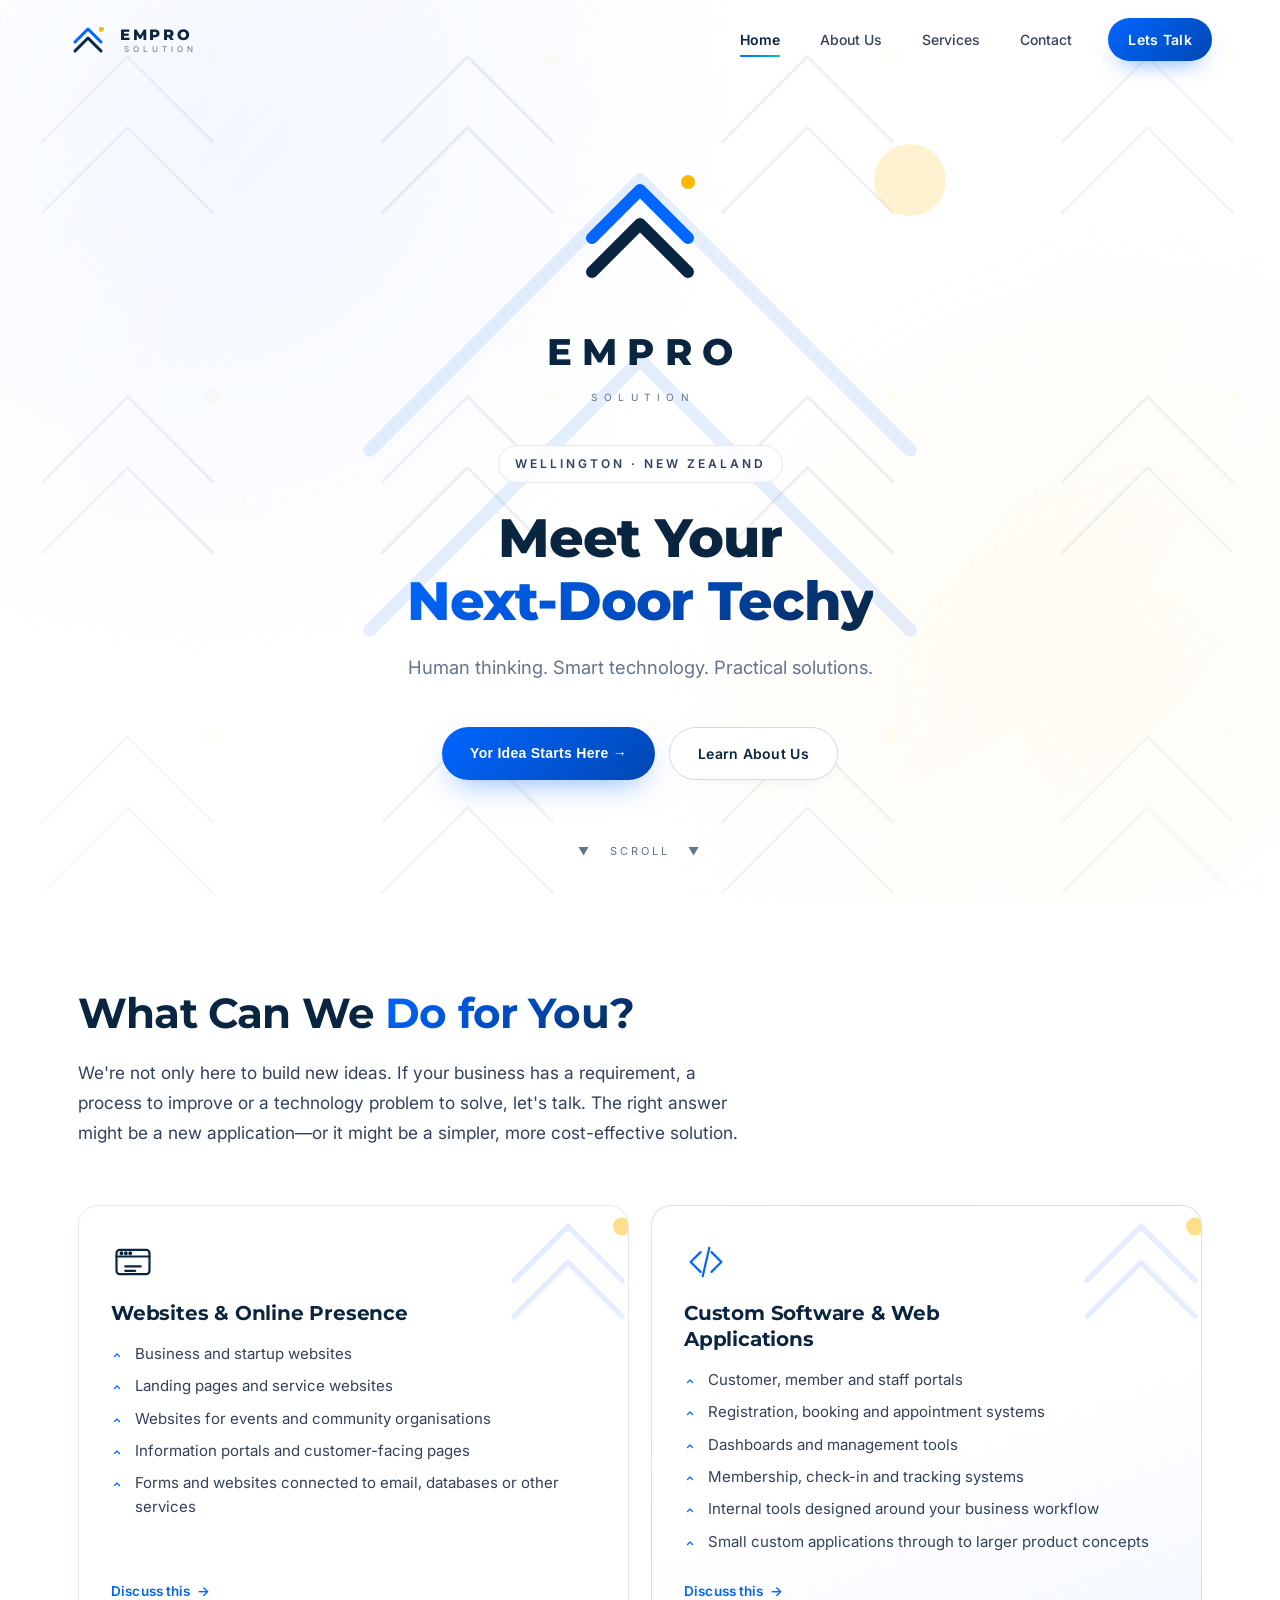
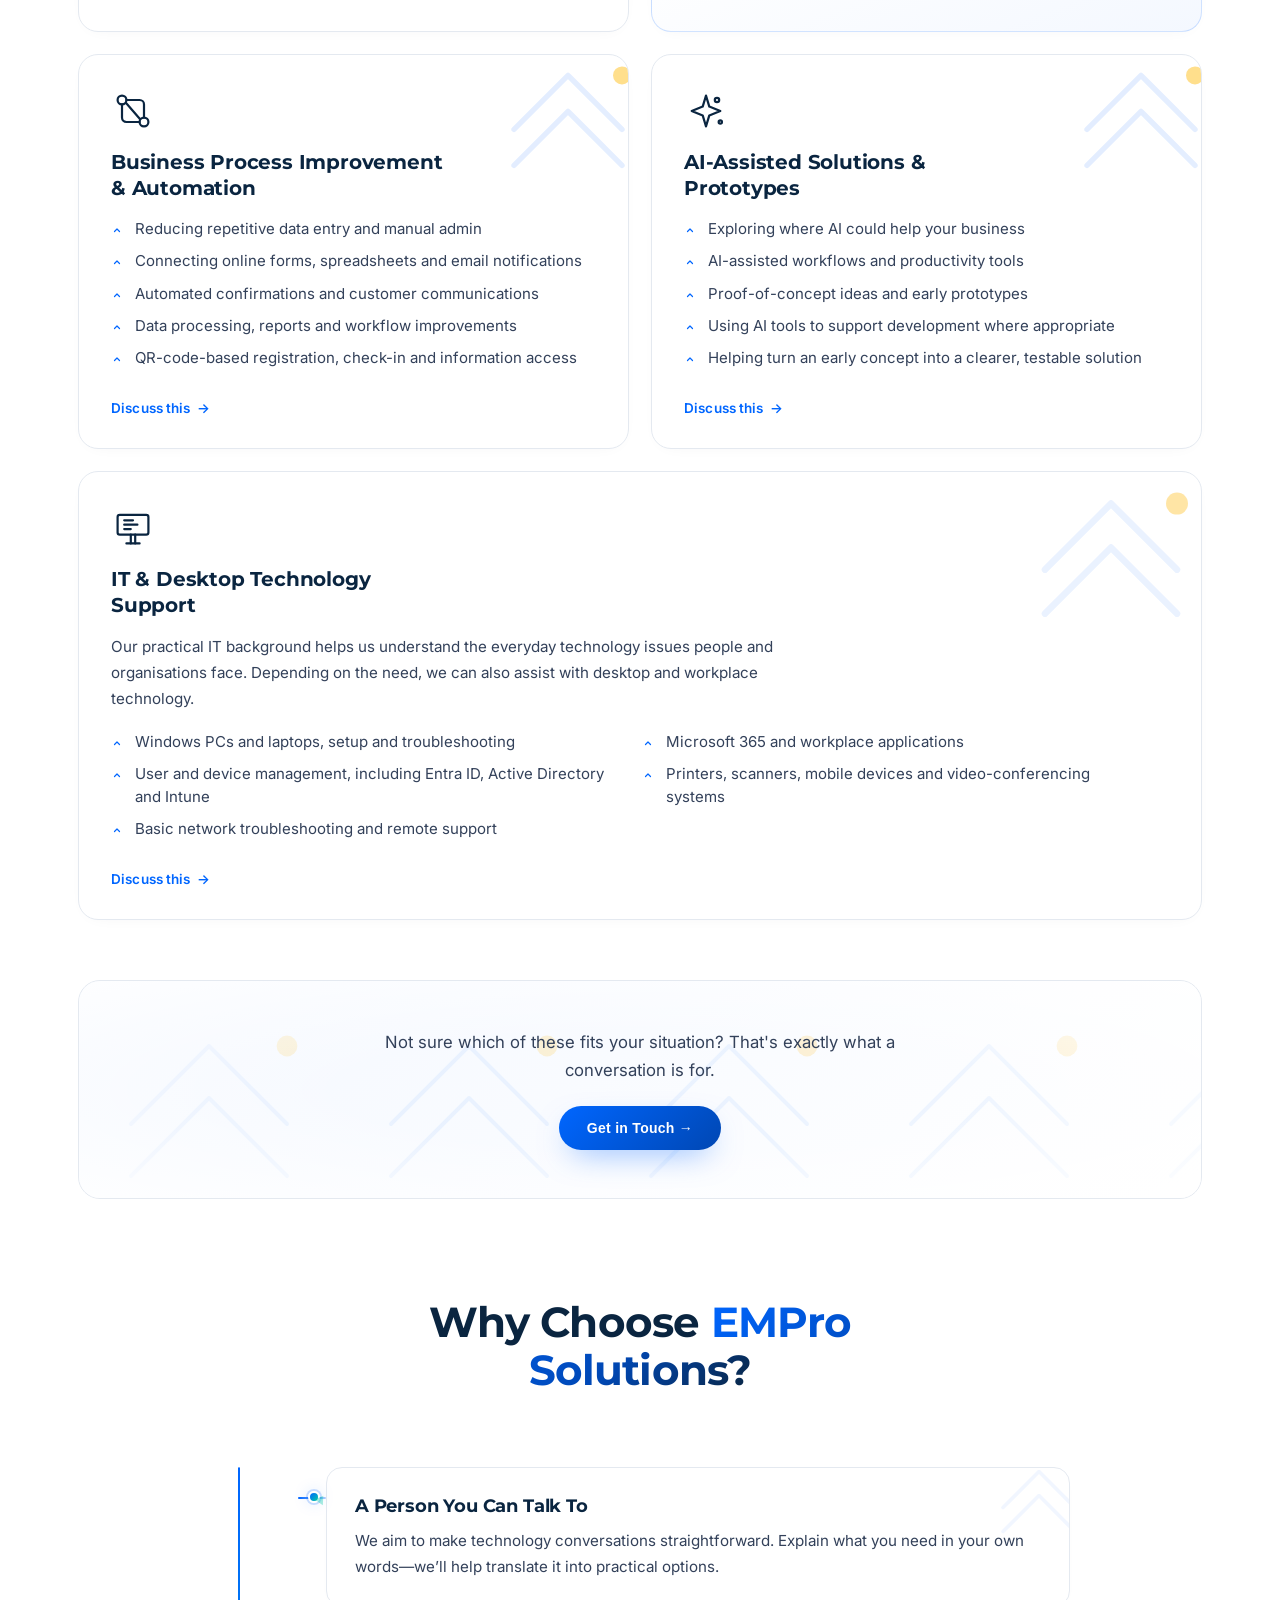
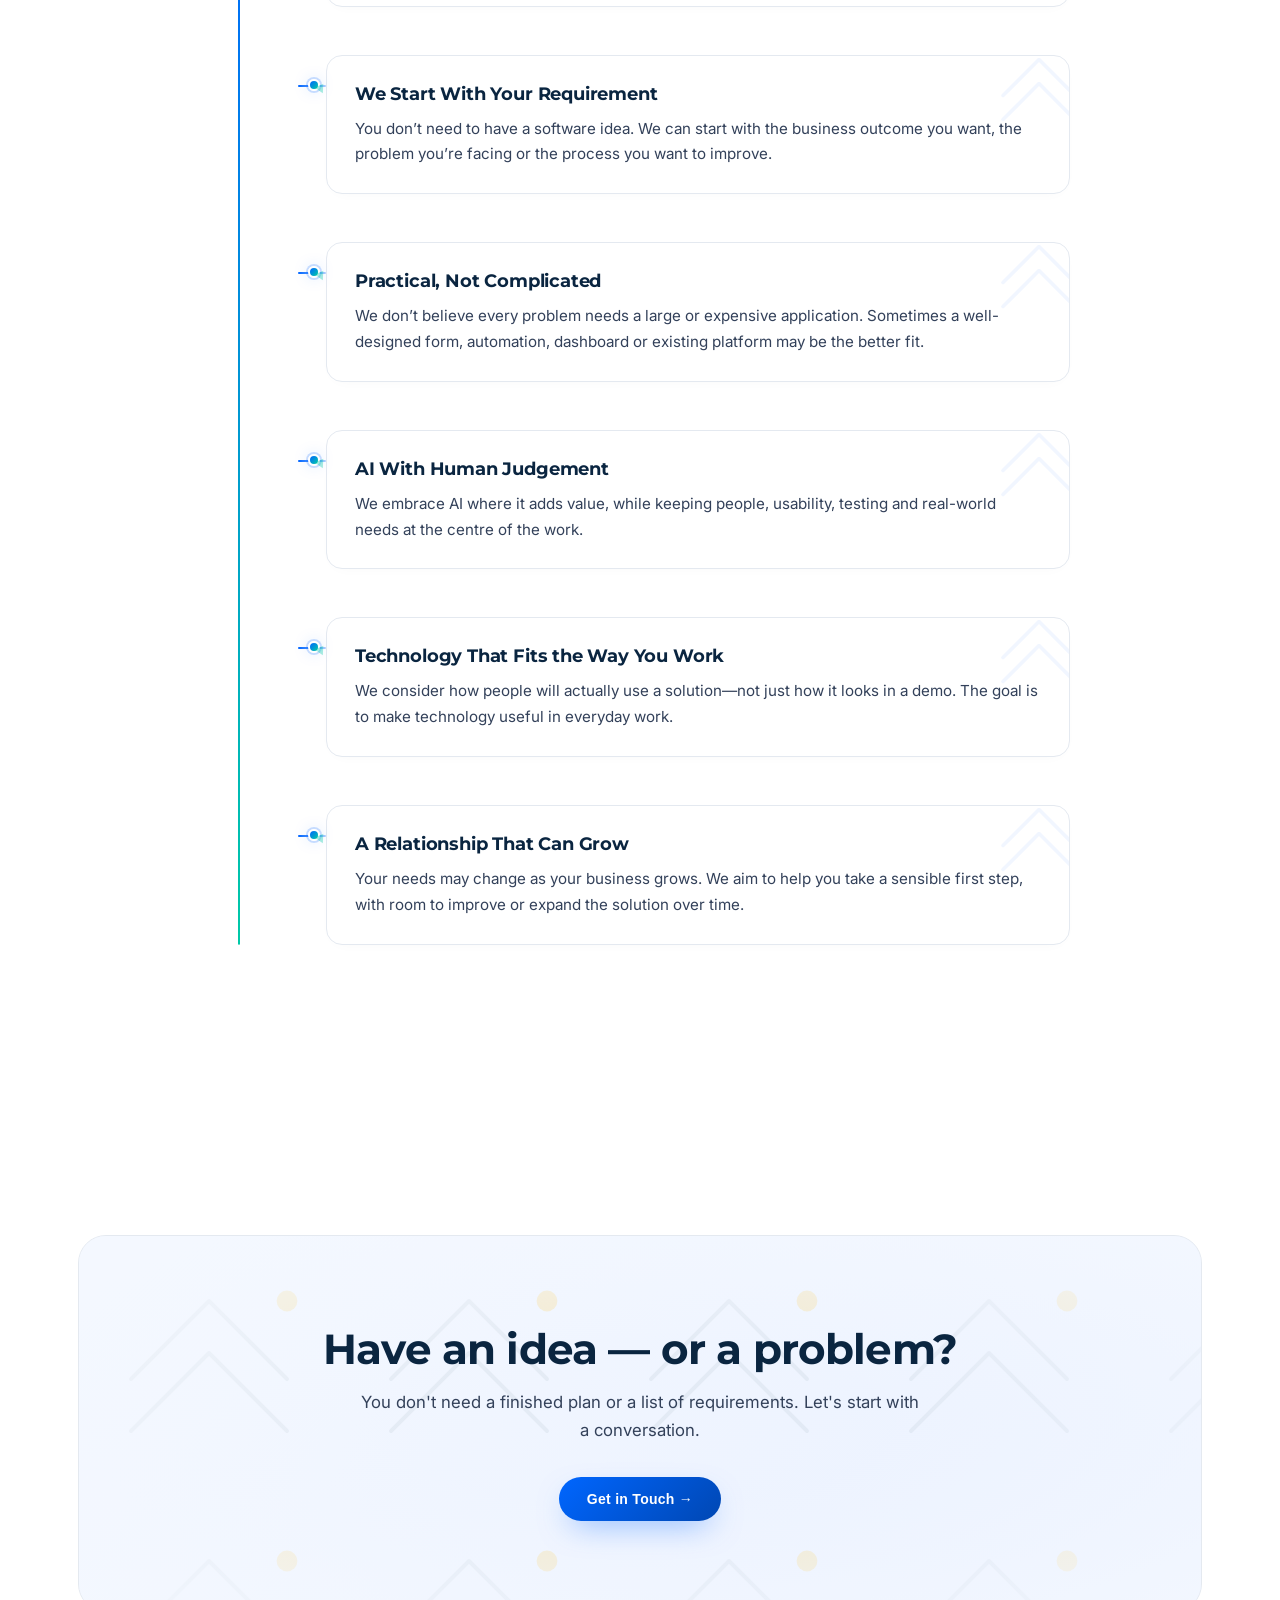
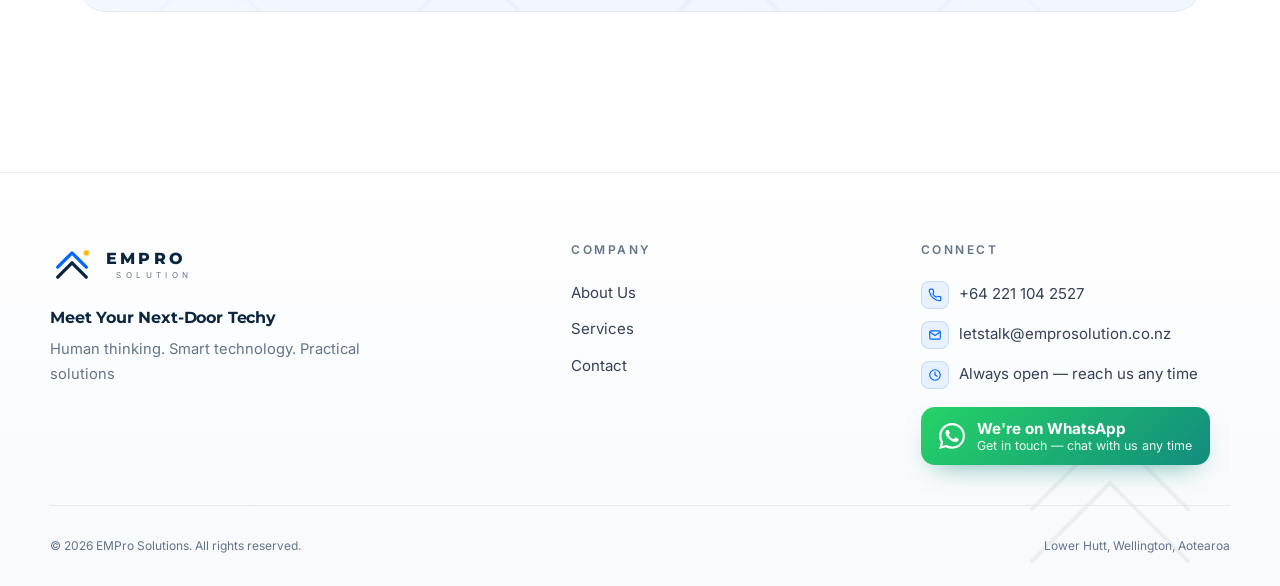
<file: index.html>
<!DOCTYPE html>
<html lang="en">
<head>
  <meta charset="UTF-8" />
  <meta name="viewport" content="width=device-width, initial-scale=1.0" />
<title>EMPro Solution | Software &amp; App Developers Wellington</title>
  <meta name="description" content="Meet Your Next-Door Techy. EMPro Solution provides affordable custom software, mobile apps, web applications and desktop IT support in Wellington, New Zealand." />
  <link rel="canonical" href="https://emprosolution.co.nz/" />
  <meta name="robots" content="index, follow" />
  <link rel="preconnect" href="https://fonts.googleapis.com">
  <link rel="preconnect" href="https://fonts.gstatic.com" crossorigin>
  <link href="https://fonts.googleapis.com/css2?family=Inter:wght@400;500;600;700&family=Montserrat:wght@700;800&display=swap" rel="stylesheet">
  <link rel="stylesheet" href="css/style.css" />
  <link rel="stylesheet" href="css/menu.css" />
  <link rel="icon" type="image/png" href="/favicon.png" sizes="96x96">
</head>
<body>

  <!-- ============ MENU ============ -->
  <header class="site-header" id="siteHeader">
    <div class="nav-wrap">
      <a href="index.html" class="brand" aria-label="EMPro Solutions home">
        <span class="brand-mark" aria-hidden="true">
          <svg viewBox="0 0 80 80" xmlns="http://www.w3.org/2000/svg">
            <path class="chev-1" d="M14 44 L40 18 L66 44" />
            <path class="chev-2" d="M14 62 L40 36 L66 62" />
            <circle class="brand-dot" cx="66" cy="18" r="5" />
          </svg>
        </span>
        <span class="brand-text">
          <span class="brand-name">EMPRO</span>
          <span class="brand-sub">SOLUTION</span>
        </span>
      </a>
      <button class="nav-toggle" id="navToggle" aria-label="Toggle navigation" aria-expanded="false">
        <span></span><span></span><span></span>
      </button>
      <nav class="nav-links" id="navLinks" aria-label="Primary">
        <a href="index.html" class="nav-link">Home</a>
        <a href="about.html" class="nav-link">About Us</a>
        <a href="#services" class="nav-link">Services</a>
        <a href="#contact" class="nav-link">Contact</a>
        <a href="#" class="nav-cta" data-open-contact>Lets Talk</a>
      </nav>
    </div>
  </header>

  <!-- ============ HERO ============ -->
  <section class="hero">
    <div class="hero-content" id="heroContent">

      <div class="hero-logo">
        <div class="hero-mark" aria-hidden="true">
          <svg viewBox="0 0 140 140" xmlns="http://www.w3.org/2000/svg">
            <circle class="h-halo" cx="118" cy="22" r="6" />
            <path class="h-chev-1" d="M22 78 L70 30 L118 78" />
            <path class="h-chev-2" d="M22 112 L70 64 L118 112" />
            <circle class="h-dot" cx="118" cy="22" r="7" />
          </svg>
        </div>
        <div>
          <div class="hero-wordmark">EMPRO</div>
          <div class="hero-wordmark-sub">SOLUTION</div>
        </div>
      </div>

      <span class="eyebrow">Wellington · New Zealand</span>
      <h1>Meet Your<br /><span class="gradient-text">Next-Door Techy</span></h1>
      <p class="tagline">Human thinking. Smart technology. Practical solutions.</p>

      <div class="hero-cta">
        <button type="button" class="btn btn-primary" data-open-contact>Yor Idea Starts Here →</button>
        <a href="about.html" class="btn btn-ghost">Learn About Us</a>
      </div>
    </div>

    <div class="scroll-hint">▼ &nbsp; SCROLL &nbsp; ▼</div>
  </section>

  <!-- ============================================================
       WHAT CAN WE DO FOR YOU — Interactive Service Tiles
       ============================================================ -->
  <section class="section services-section" id="services">
    <div class="container">

      <div class="services-intro reveal">
        <h2>What Can We <span class="gradient-text">Do for You?</span></h2>
        <p class="lead">
          We're not only here to build new ideas. If your business has a requirement,
          a process to improve or a technology problem to solve, let's talk. The right
          answer might be a new application—or it might be a simpler,
          more cost-effective solution.
        </p>
      </div>

      <div class="tile-grid">

        <!-- 01 -->
        <article class="tile reveal" data-delay="0">
          <div class="tile-icon" aria-hidden="true">
            <svg viewBox="0 0 40 40" fill="none" stroke="currentColor" stroke-width="2" stroke-linecap="round" stroke-linejoin="round">
              <rect x="5" y="9" width="30" height="22" rx="3"/>
              <path d="M5 15 H35"/>
              <circle cx="9.5" cy="12" r="0.8" fill="currentColor"/>
              <circle cx="13.5" cy="12" r="0.8" fill="currentColor"/>
              <circle cx="17.5" cy="12" r="0.8" fill="currentColor"/>
              <path d="M13 24 H27 M13 28 H22"/>
            </svg>
          </div>
          <h3>Websites &amp; Online Presence</h3>
          <ul class="tile-list">
            <li>Business and startup websites</li>
            <li>Landing pages and service websites</li>
            <li>Websites for events and community organisations</li>
            <li>Information portals and customer-facing pages</li>
            <li>Forms and websites connected to email, databases or other services</li>
          </ul>
          <div class="tile-cta">
            <a href="#" data-open-contact>Discuss this <span aria-hidden="true">→</span></a>
          </div>
        </article>

        <!-- 02 -->
        <article class="tile tile-featured reveal" data-delay="1">
          <div class="tile-icon" aria-hidden="true">
            <svg viewBox="0 0 40 40" fill="none" stroke="currentColor" stroke-width="2" stroke-linecap="round" stroke-linejoin="round">
              <path d="M15 11 L6 20 L15 29"/>
              <path d="M25 11 L34 20 L25 29"/>
              <path d="M23 7 L17 33"/>
            </svg>
          </div>
          <h3>Custom Software &amp; Web Applications</h3>
          <ul class="tile-list">
            <li>Customer, member and staff portals</li>
            <li>Registration, booking and appointment systems</li>
            <li>Dashboards and management tools</li>
            <li>Membership, check-in and tracking systems</li>
            <li>Internal tools designed around your business workflow</li>
            <li>Small custom applications through to larger product concepts</li>
          </ul>
          <div class="tile-cta">
            <a href="#" data-open-contact>Discuss this <span aria-hidden="true">→</span></a>
          </div>
        </article>

        <!-- 03 -->
        <article class="tile reveal" data-delay="2">
          <div class="tile-icon" aria-hidden="true">
            <svg viewBox="0 0 40 40" fill="none" stroke="currentColor" stroke-width="2" stroke-linecap="round" stroke-linejoin="round">
              <circle cx="10" cy="10" r="4"/>
              <circle cx="30" cy="30" r="4"/>
              <path d="M13.5 12.5 L26.5 27.5"/>
              <path d="M14 10 H26 a4 4 0 0 1 4 4 V26"/>
              <path d="M26 30 H14 a4 4 0 0 1-4-4 V14"/>
            </svg>
          </div>
          <h3>Business Process Improvement &amp; Automation</h3>
          <ul class="tile-list">
            <li>Reducing repetitive data entry and manual admin</li>
            <li>Connecting online forms, spreadsheets and email notifications</li>
            <li>Automated confirmations and customer communications</li>
            <li>Data processing, reports and workflow improvements</li>
            <li>QR-code-based registration, check-in and information access</li>
          </ul>
          <div class="tile-cta">
            <a href="#" data-open-contact>Discuss this <span aria-hidden="true">→</span></a>
          </div>
        </article>

        <!-- 04 -->
        <article class="tile reveal" data-delay="3">
          <div class="tile-icon" aria-hidden="true">
            <svg viewBox="0 0 40 40" fill="none" stroke="currentColor" stroke-width="2" stroke-linecap="round" stroke-linejoin="round">
              <path d="M20 6 L23 16 L33 20 L23 24 L20 34 L17 24 L7 20 L17 16 Z"/>
              <circle cx="30" cy="10" r="2"/>
              <circle cx="33" cy="30" r="1.5"/>
            </svg>
          </div>
          <h3>AI-Assisted Solutions &amp; Prototypes</h3>
          <ul class="tile-list">
            <li>Exploring where AI could help your business</li>
            <li>AI-assisted workflows and productivity tools</li>
            <li>Proof-of-concept ideas and early prototypes</li>
            <li>Using AI tools to support development where appropriate</li>
            <li>Helping turn an early concept into a clearer, testable solution</li>
          </ul>
          <div class="tile-cta">
            <a href="#" data-open-contact>Discuss this <span aria-hidden="true">→</span></a>
          </div>
        </article>

        <!-- 05 — Wide -->
        <article class="tile tile-wide reveal" data-delay="4">
          <div class="tile-icon" aria-hidden="true">
            <svg viewBox="0 0 40 40" fill="none" stroke="currentColor" stroke-width="2" stroke-linecap="round" stroke-linejoin="round">
              <rect x="6" y="8" width="28" height="18" rx="2"/>
              <path d="M14 34 H26"/>
              <path d="M18 26 V34 M22 26 V34"/>
              <path d="M12 13 H20 M12 17 H24 M12 21 H18"/>
            </svg>
          </div>
          <h3>IT &amp; Desktop Technology Support</h3>
          <p class="tile-blurb">
            Our practical IT background helps us understand the everyday technology
            issues people and organisations face. Depending on the need, we can also
            assist with desktop and workplace technology.
          </p>
          <ul class="tile-list tile-list-cols">
            <li>Windows PCs and laptops, setup and troubleshooting</li>
            <li>Microsoft 365 and workplace applications</li>
            <li>User and device management, including Entra ID, Active Directory and Intune</li>
            <li>Printers, scanners, mobile devices and video-conferencing systems</li>
            <li>Basic network troubleshooting and remote support</li>
          </ul>
          <div class="tile-cta">
            <a href="#" data-open-contact>Discuss this <span aria-hidden="true">→</span></a>
          </div>
        </article>

      </div>

      <div class="services-outro reveal">
        <p>
          Not sure which of these fits your situation? That's exactly what a
          conversation is for.
        </p>
        <button type="button" class="btn btn-primary" data-open-contact>
          Get in Touch →
        </button>
      </div>

      <!-- ============================================================
           WHY CHOOSE EMPRO — Tree / Branch Reveal
           ============================================================ -->
      <section class="why-section">
        <div class="why-intro reveal">
          <h2>Why Choose <span class="gradient-text">EMPro Solutions?</span></h2>
        </div>

        <div class="tree-container" id="whyTree">
          <div class="tree-trunk" aria-hidden="true"></div>

          <!-- Branch 1 -->
          <div class="tree-branch">
            <span class="branch-dot" aria-hidden="true"></span>
            <span class="branch-leaf" aria-hidden="true"></span>
            <div class="branch-card">
              <h3>A Person You Can Talk To</h3>
              <p>We aim to make technology conversations straightforward. Explain what you need in your own words—we’ll help translate it into practical options.</p>
            </div>
          </div>

          <!-- Branch 2 -->
          <div class="tree-branch">
            <span class="branch-dot" aria-hidden="true"></span>
            <span class="branch-leaf" aria-hidden="true"></span>
            <div class="branch-card">
              <h3>We Start With Your Requirement</h3>
              <p>You don’t need to have a software idea. We can start with the business outcome you want, the problem you’re facing or the process you want to improve.</p>
            </div>
          </div>

          <!-- Branch 3 -->
          <div class="tree-branch">
            <span class="branch-dot" aria-hidden="true"></span>
            <span class="branch-leaf" aria-hidden="true"></span>
            <div class="branch-card">
              <h3>Practical, Not Complicated</h3>
              <p>We don’t believe every problem needs a large or expensive application. Sometimes a well-designed form, automation, dashboard or existing platform may be the better fit.</p>
            </div>
          </div>

          <!-- Branch 4 -->
          <div class="tree-branch">
            <span class="branch-dot" aria-hidden="true"></span>
            <span class="branch-leaf" aria-hidden="true"></span>
            <div class="branch-card">
              <h3>AI With Human Judgement</h3>
              <p>We embrace AI where it adds value, while keeping people, usability, testing and real-world needs at the centre of the work.</p>
            </div>
          </div>

          <!-- Branch 5 -->
          <div class="tree-branch">
            <span class="branch-dot" aria-hidden="true"></span>
            <span class="branch-leaf" aria-hidden="true"></span>
            <div class="branch-card">
              <h3>Technology That Fits the Way You Work</h3>
              <p>We consider how people will actually use a solution—not just how it looks in a demo. The goal is to make technology useful in everyday work.</p>
            </div>
          </div>

          <!-- Branch 6 -->
          <div class="tree-branch">
            <span class="branch-dot" aria-hidden="true"></span>
            <span class="branch-leaf" aria-hidden="true"></span>
            <div class="branch-card">
              <h3>A Relationship That Can Grow</h3>
              <p>Your needs may change as your business grows. We aim to help you take a sensible first step, with room to improve or expand the solution over time.</p>
            </div>
          </div>

        </div>
      </section>

    </div>
  </section>

  <!-- ============ CTA ============ -->
  <section class="section" id="contact">
    <div class="container">
      <div class="cta-band reveal">
        <h2>Have an idea — or a problem?</h2>
        <p>You don't need a finished plan or a list of requirements. Let's start with a conversation.</p>
        <button type="button" class="btn btn-primary" data-open-contact>Get in Touch →</button>
      </div>
    </div>
  </section>

  <!-- ============ FOOTER ============ -->
  <footer class="site-footer">
    <div class="footer-wrap">
      <div class="footer-brand">
        <a href="index.html" class="brand footer-brand-link" aria-label="EMPro Solutions home">
          <span class="brand-mark" aria-hidden="true">
            <svg viewBox="0 0 80 80" xmlns="http://www.w3.org/2000/svg">
              <path class="chev-1" d="M14 44 L40 18 L66 44" />
              <path class="chev-2" d="M14 62 L40 36 L66 62" />
              <circle class="brand-dot" cx="66" cy="18" r="5" />
            </svg>
          </span>
          <span class="brand-text">
            <span class="brand-name">EMPRO</span>
            <span class="brand-sub">SOLUTION</span>
          </span>
        </a>
        <p class="footer-tagline">
          <span class="footer-tagline-strong">Meet Your Next-Door Techy</span>
          Human thinking. Smart technology. Practical solutions
        </p>
      </div>
      <div class="footer-cols">
        <div>
          <h4>Company</h4>
          <a href="about.html">About Us</a>
          <a href="#services">Services</a>
          <a href="#" data-open-contact>Contact</a>
        </div>
        <div>
          <h4>Connect</h4>
          <a href="tel:+642211042527" class="footer-contact-link"><span class="fc-icon"><svg viewBox="0 0 24 24" fill="none" stroke="currentColor" stroke-width="2" stroke-linecap="round" stroke-linejoin="round" aria-hidden="true"><path d="M22 16.92v3a2 2 0 0 1-2.18 2 19.79 19.79 0 0 1-8.63-3.07 19.5 19.5 0 0 1-6-6 19.79 19.79 0 0 1-3.07-8.67A2 2 0 0 1 4.11 2h3a2 2 0 0 1 2 1.72c.12.9.33 1.78.62 2.63a2 2 0 0 1-.45 2.11L8.09 9.91a16 16 0 0 0 6 6l1.45-1.19a2 2 0 0 1 2.11-.45c.85.29 1.73.5 2.63.62A2 2 0 0 1 22 16.92z"/></svg></span><span>+64 221 104 2527</span></a>
          <a href="mailto:letstalk@emprosolution.co.nz" class="footer-contact-link"><span class="fc-icon"><svg viewBox="0 0 24 24" fill="none" stroke="currentColor" stroke-width="2" stroke-linecap="round" stroke-linejoin="round" aria-hidden="true"><rect x="3" y="5" width="18" height="14" rx="2"/><path d="M3 7 L12 13 L21 7"/></svg></span><span>letstalk@emprosolution.co.nz</span></a>
          <span class="footer-contact-link footer-hours"><span class="fc-icon"><svg viewBox="0 0 24 24" fill="none" stroke="currentColor" stroke-width="2" stroke-linecap="round" stroke-linejoin="round" aria-hidden="true"><circle cx="12" cy="12" r="9"/><path d="M12 7 V12 L15.5 14"/></svg></span><span>Always open &mdash; reach us any time</span></span>
          <a href="https://wa.me/message/Z5NG4WOCKHKFJ1" class="footer-wa-btn" target="_blank" rel="noopener" aria-label="Chat with EMPro Solutions on WhatsApp"><span class="fc-wa-icon"><svg viewBox="0 0 24 24" fill="currentColor" aria-hidden="true"><path d="M17.472 14.382c-.297-.149-1.758-.867-2.03-.967-.273-.099-.471-.148-.67.15-.197.297-.767.966-.94 1.164-.173.199-.347.223-.644.075-.297-.15-1.255-.463-2.39-1.475-.883-.788-1.48-1.761-1.653-2.059-.173-.297-.018-.458.13-.606.134-.133.298-.347.446-.52.149-.174.198-.298.298-.497.099-.198.05-.371-.025-.52-.075-.149-.669-1.612-.916-2.207-.242-.579-.487-.5-.669-.51-.173-.008-.371-.01-.57-.01-.198 0-.52.074-.792.372-.272.297-1.04 1.016-1.04 2.479 0 1.462 1.065 2.875 1.213 3.074.149.198 2.096 3.2 5.077 4.487.709.306 1.262.489 1.694.625.712.227 1.36.195 1.871.118.571-.085 1.758-.719 2.006-1.413.248-.694.248-1.289.173-1.413-.074-.124-.272-.198-.57-.347m-5.421 7.403h-.004a9.87 9.87 0 01-5.031-1.378l-.361-.214-3.741.982.998-3.648-.235-.374a9.86 9.86 0 01-1.51-5.26c.001-5.45 4.436-9.884 9.888-9.884 2.64 0 5.122 1.03 6.988 2.898a9.825 9.825 0 012.893 6.994c-.003 5.45-4.437 9.884-9.885 9.884m8.413-18.297A11.815 11.815 0 0012.05 0C5.495 0 .16 5.335.157 11.892c0 2.096.547 4.142 1.588 5.945L.057 24l6.305-1.654a11.882 11.882 0 005.683 1.448h.005c6.554 0 11.89-5.335 11.893-11.893a11.821 11.821 0 00-3.48-8.413Z"/></svg></span><span class="fc-wa-text"><strong>We're on WhatsApp</strong><small>Get in touch &mdash; chat with us any time</small></span></a>
        </div>
      </div>
    </div>
    <div class="footer-bottom">
      <span>© <span id="year"></span> EMPro Solutions. All rights reserved.</span>
      <span>Lower Hutt, Wellington, Aotearoa</span>
    </div>
  </footer>

  <!-- ============================================================
       CONTACT POP-UP MODAL       ============================================================ -->
  <div class="modal-backdrop" id="contactModal" role="dialog" aria-modal="true" aria-labelledby="contactTitle" aria-hidden="true">

    <span class="bubble bubble-1" aria-hidden="true"></span>
    <span class="bubble bubble-2" aria-hidden="true"></span>
    <span class="bubble bubble-3" aria-hidden="true"></span>
    <span class="bubble bubble-4" aria-hidden="true"></span>
    <span class="bubble bubble-5" aria-hidden="true"></span>

    <div class="modal-card" id="modalCard">

      <button class="modal-close-x" type="button" data-close-contact aria-label="Close contact form">
        <svg viewBox="0 0 24 24" aria-hidden="true">
          <path d="M6 6 L18 18 M18 6 L6 18" fill="none" stroke="currentColor" stroke-width="2" stroke-linecap="round"/>
        </svg>
      </button>

      <!-- ===== FORM VIEW ===== -->
      <div class="modal-view modal-view-form" id="viewForm">
        <div class="modal-head">
          <div class="modal-mark" aria-hidden="true">
            <svg viewBox="0 0 60 60" xmlns="http://www.w3.org/2000/svg">
              <path d="M10 34 L30 14 L50 34" fill="none" stroke="#0066ff" stroke-width="4" stroke-linecap="round" stroke-linejoin="round"/>
              <path d="M10 46 L30 26 L50 46" fill="none" stroke="#0a2540" stroke-width="4" stroke-linecap="round" stroke-linejoin="round"/>
              <circle cx="50" cy="14" r="4" fill="#ffb800"/>
            </svg>
          </div>
          <h3 id="contactTitle">Let's talk</h3>
          <p>Pick the way that suits you best &mdash; we're always available.</p>
        </div>

        <div class="contact-options" role="tablist" aria-label="How would you like to reach us?">
          <button type="button" class="contact-opt" role="tab" id="tabCall" data-contact-tab="call" aria-selected="false" aria-controls="panelCall">
            <span class="contact-opt-icon"><svg viewBox="0 0 24 24" fill="none" stroke="currentColor" stroke-width="2" stroke-linecap="round" stroke-linejoin="round" aria-hidden="true"><path d="M22 16.92v3a2 2 0 0 1-2.18 2 19.79 19.79 0 0 1-8.63-3.07 19.5 19.5 0 0 1-6-6 19.79 19.79 0 0 1-3.07-8.67A2 2 0 0 1 4.11 2h3a2 2 0 0 1 2 1.72c.12.9.33 1.78.62 2.63a2 2 0 0 1-.45 2.11L8.09 9.91a16 16 0 0 0 6 6l1.45-1.19a2 2 0 0 1 2.11-.45c.85.29 1.73.5 2.63.62A2 2 0 0 1 22 16.92z"/></svg></span><span>Call</span>
          </button>
          <button type="button" class="contact-opt" role="tab" id="tabWhatsapp" data-contact-tab="whatsapp" aria-selected="false" aria-controls="panelWhatsapp">
            <span class="contact-opt-icon"><svg viewBox="0 0 24 24" fill="currentColor" aria-hidden="true"><path d="M17.472 14.382c-.297-.149-1.758-.867-2.03-.967-.273-.099-.471-.148-.67.15-.197.297-.767.966-.94 1.164-.173.199-.347.223-.644.075-.297-.15-1.255-.463-2.39-1.475-.883-.788-1.48-1.761-1.653-2.059-.173-.297-.018-.458.13-.606.134-.133.298-.347.446-.52.149-.174.198-.298.298-.497.099-.198.05-.371-.025-.52-.075-.149-.669-1.612-.916-2.207-.242-.579-.487-.5-.669-.51-.173-.008-.371-.01-.57-.01-.198 0-.52.074-.792.372-.272.297-1.04 1.016-1.04 2.479 0 1.462 1.065 2.875 1.213 3.074.149.198 2.096 3.2 5.077 4.487.709.306 1.262.489 1.694.625.712.227 1.36.195 1.871.118.571-.085 1.758-.719 2.006-1.413.248-.694.248-1.289.173-1.413-.074-.124-.272-.198-.57-.347m-5.421 7.403h-.004a9.87 9.87 0 01-5.031-1.378l-.361-.214-3.741.982.998-3.648-.235-.374a9.86 9.86 0 01-1.51-5.26c.001-5.45 4.436-9.884 9.888-9.884 2.64 0 5.122 1.03 6.988 2.898a9.825 9.825 0 012.893 6.994c-.003 5.45-4.437 9.884-9.885 9.884m8.413-18.297A11.815 11.815 0 0012.05 0C5.495 0 .16 5.335.157 11.892c0 2.096.547 4.142 1.588 5.945L.057 24l6.305-1.654a11.882 11.882 0 005.683 1.448h.005c6.554 0 11.89-5.335 11.893-11.893a11.821 11.821 0 00-3.48-8.413Z"/></svg></span><span>WhatsApp</span>
          </button>
          <button type="button" class="contact-opt is-active" role="tab" id="tabEmail" data-contact-tab="email" aria-selected="true" aria-controls="panelEmail">
            <span class="contact-opt-icon"><svg viewBox="0 0 24 24" fill="none" stroke="currentColor" stroke-width="2" stroke-linecap="round" stroke-linejoin="round" aria-hidden="true"><rect x="3" y="5" width="18" height="14" rx="2"/><path d="M3 7 L12 13 L21 7"/></svg></span><span>Email</span>
          </button>
        </div>

        <!-- ===== CALL PANEL ===== -->
        <div class="contact-panel" id="panelCall" data-panel="call" role="tabpanel" aria-labelledby="tabCall" hidden>
          <div class="contact-card">
            <div class="contact-card-icon"><svg viewBox="0 0 24 24" fill="none" stroke="currentColor" stroke-width="2" stroke-linecap="round" stroke-linejoin="round" aria-hidden="true"><path d="M22 16.92v3a2 2 0 0 1-2.18 2 19.79 19.79 0 0 1-8.63-3.07 19.5 19.5 0 0 1-6-6 19.79 19.79 0 0 1-3.07-8.67A2 2 0 0 1 4.11 2h3a2 2 0 0 1 2 1.72c.12.9.33 1.78.62 2.63a2 2 0 0 1-.45 2.11L8.09 9.91a16 16 0 0 0 6 6l1.45-1.19a2 2 0 0 1 2.11-.45c.85.29 1.73.5 2.63.62A2 2 0 0 1 22 16.92z"/></svg></div>
            <h4>Give us a call</h4>
            <a class="contact-card-value" href="tel:+642211042527">+64 221 104 2527</a>
            <p>Always open &mdash; call us any time.</p>
            <a class="btn btn-primary" href="tel:+642211042527">Call now</a>
          </div>
        </div>

        <!-- ===== WHATSAPP PANEL ===== -->
        <div class="contact-panel" id="panelWhatsapp" data-panel="whatsapp" role="tabpanel" aria-labelledby="tabWhatsapp" hidden>
          <div class="contact-card contact-card-wa">
            <div class="contact-card-icon"><svg viewBox="0 0 24 24" fill="currentColor" aria-hidden="true"><path d="M17.472 14.382c-.297-.149-1.758-.867-2.03-.967-.273-.099-.471-.148-.67.15-.197.297-.767.966-.94 1.164-.173.199-.347.223-.644.075-.297-.15-1.255-.463-2.39-1.475-.883-.788-1.48-1.761-1.653-2.059-.173-.297-.018-.458.13-.606.134-.133.298-.347.446-.52.149-.174.198-.298.298-.497.099-.198.05-.371-.025-.52-.075-.149-.669-1.612-.916-2.207-.242-.579-.487-.5-.669-.51-.173-.008-.371-.01-.57-.01-.198 0-.52.074-.792.372-.272.297-1.04 1.016-1.04 2.479 0 1.462 1.065 2.875 1.213 3.074.149.198 2.096 3.2 5.077 4.487.709.306 1.262.489 1.694.625.712.227 1.36.195 1.871.118.571-.085 1.758-.719 2.006-1.413.248-.694.248-1.289.173-1.413-.074-.124-.272-.198-.57-.347m-5.421 7.403h-.004a9.87 9.87 0 01-5.031-1.378l-.361-.214-3.741.982.998-3.648-.235-.374a9.86 9.86 0 01-1.51-5.26c.001-5.45 4.436-9.884 9.888-9.884 2.64 0 5.122 1.03 6.988 2.898a9.825 9.825 0 012.893 6.994c-.003 5.45-4.437 9.884-9.885 9.884m8.413-18.297A11.815 11.815 0 0012.05 0C5.495 0 .16 5.335.157 11.892c0 2.096.547 4.142 1.588 5.945L.057 24l6.305-1.654a11.882 11.882 0 005.683 1.448h.005c6.554 0 11.89-5.335 11.893-11.893a11.821 11.821 0 00-3.48-8.413Z"/></svg></div>
            <h4>We're available on WhatsApp</h4>
            <p>Get in touch on WhatsApp &mdash; send us a message any time and we'll reply personally.</p>
            <a class="btn btn-wa" href="https://wa.me/message/Z5NG4WOCKHKFJ1" target="_blank" rel="noopener">Chat on WhatsApp</a>
          </div>
        </div>

        <!-- ===== EMAIL PANEL (form) ===== -->
        <div class="contact-panel" id="panelEmail" data-panel="email" role="tabpanel" aria-labelledby="tabEmail">
        <form class="contact-form" id="contactForm" action="https://formsubmit.co/letstalk@emprosolution.co.nz" method="POST" novalidate>

          <input type="hidden" name="_subject" value="New enquiry from EMPro Solutions website" />
          <input type="hidden" name="_template" value="table" />
          <input type="hidden" name="_captcha" value="false" />
          <input type="text" name="_honey" style="display:none" tabindex="-1" autocomplete="off" />

          <div class="field-row">
            <div class="field">
              <label for="fullName">Full Name <span class="req">*</span></label>
              <input type="text" id="fullName" name="Full Name" placeholder="Jane Doe" required autocomplete="name" />
              <span class="field-error" data-error-for="fullName"></span>
            </div>
            <div class="field">
              <label for="email">Email <span class="req">*</span></label>
              <input type="email" id="email" name="Email" placeholder="jane@example.com" required autocomplete="email" />
              <span class="field-error" data-error-for="email"></span>
            </div>
          </div>

          <div class="field">
            <label for="organization">Organization <span class="opt">(if applicable)</span></label>
            <input type="text" id="organization" name="Organization" placeholder="Your company or group" autocomplete="organization" />
          </div>

          <div class="field">
            <label for="reason">Reason for contacting us <span class="req">*</span></label>
            <select id="reason" name="Reason" required>
              <option value="" disabled selected>Choose one…</option>
              <option>I have an idea for an app or website</option>
              <option>I need a tool built for my business</option>
              <option>I want to improve or connect an existing system</option>
              <option>I need help with automation or AI</option>
              <option>Desktop Administration</option>
              <option>Something else</option>
            </select>
            <span class="field-error" data-error-for="reason"></span>
          </div>

          <div class="field">
            <label for="message">Message <span class="req">*</span></label>
            <textarea id="message" name="Message" rows="4" placeholder="Tell us what you're thinking about…" required></textarea>
            <span class="field-error" data-error-for="message"></span>
          </div>

          <div class="modal-actions">
            <button type="button" class="btn btn-ghost" data-close-contact>Cancel</button>
            <button type="submit" class="btn btn-primary" id="submitBtn">
              <span class="btn-label">Send Message</span>
              <span class="btn-spinner" aria-hidden="true"></span>
            </button>
          </div>
        </form>
        </div>
      </div>

      <!-- ===== THANK YOU VIEW ===== -->
      <div class="modal-view modal-view-thanks" id="viewThanks" hidden>
        <div class="thanks-mark" aria-hidden="true">
          <svg viewBox="0 0 80 80" xmlns="http://www.w3.org/2000/svg">
            <circle cx="40" cy="40" r="34" fill="none" stroke="#0066ff" stroke-width="3" opacity="0.25"/>
            <circle cx="40" cy="40" r="26" fill="none" stroke="#0066ff" stroke-width="3" opacity="0.5"/>
            <path d="M26 40 L36 50 L54 30" fill="none" stroke="#0066ff" stroke-width="5" stroke-linecap="round" stroke-linejoin="round"/>
            <circle cx="58" cy="22" r="5" fill="#ffb800"/>
          </svg>
        </div>
        <h3>Thank you!</h3>
        <p>
          Your message has been sent to <strong>letstalk@emprosolution.co.nz</strong>.<br />
          We'll be in touch with you shortly.
        </p>
        <button type="button" class="btn btn-primary" data-close-contact>Close</button>
      </div>

    </div>
  </div>

  <script src="js/menu.js"></script>
  <script src="js/contact.js"></script>
  <script src="js/tiles.js"></script>
  <script>
    // ============ Reveal on scroll ============
    const io = new IntersectionObserver((entries) => {
      entries.forEach(e => {
        if (e.isIntersecting) { e.target.classList.add('in'); io.unobserve(e.target); }
      });
    }, { threshold: 0.15 });
    document.querySelectorAll('.reveal').forEach(el => io.observe(el));

    // ============ Hero parallax ============
    const heroContent = document.getElementById('heroContent');
    if (heroContent) {
      document.addEventListener('mousemove', (e) => {
        const x = (e.clientX / window.innerWidth - 0.5) * 14;
        const y = (e.clientY / window.innerHeight - 0.5) * 14;
        heroContent.style.transform = `translate(${x}px, ${y}px)`;
      });
    }

    // ============ Footer year ============
    document.getElementById('year').textContent = new Date().getFullYear();

    // ============ Tree container reveal ============
    const treeContainer = document.getElementById('whyTree');
    if (treeContainer) {
      const treeObserver = new IntersectionObserver((entries) => {
        entries.forEach(e => {
          if (e.isIntersecting) {
            e.target.classList.add('in');
            treeObserver.unobserve(e.target);
          }
        });
      }, { threshold: 0.12 });
      treeObserver.observe(treeContainer);
    }
  </script>
</body>
</html>
</file>
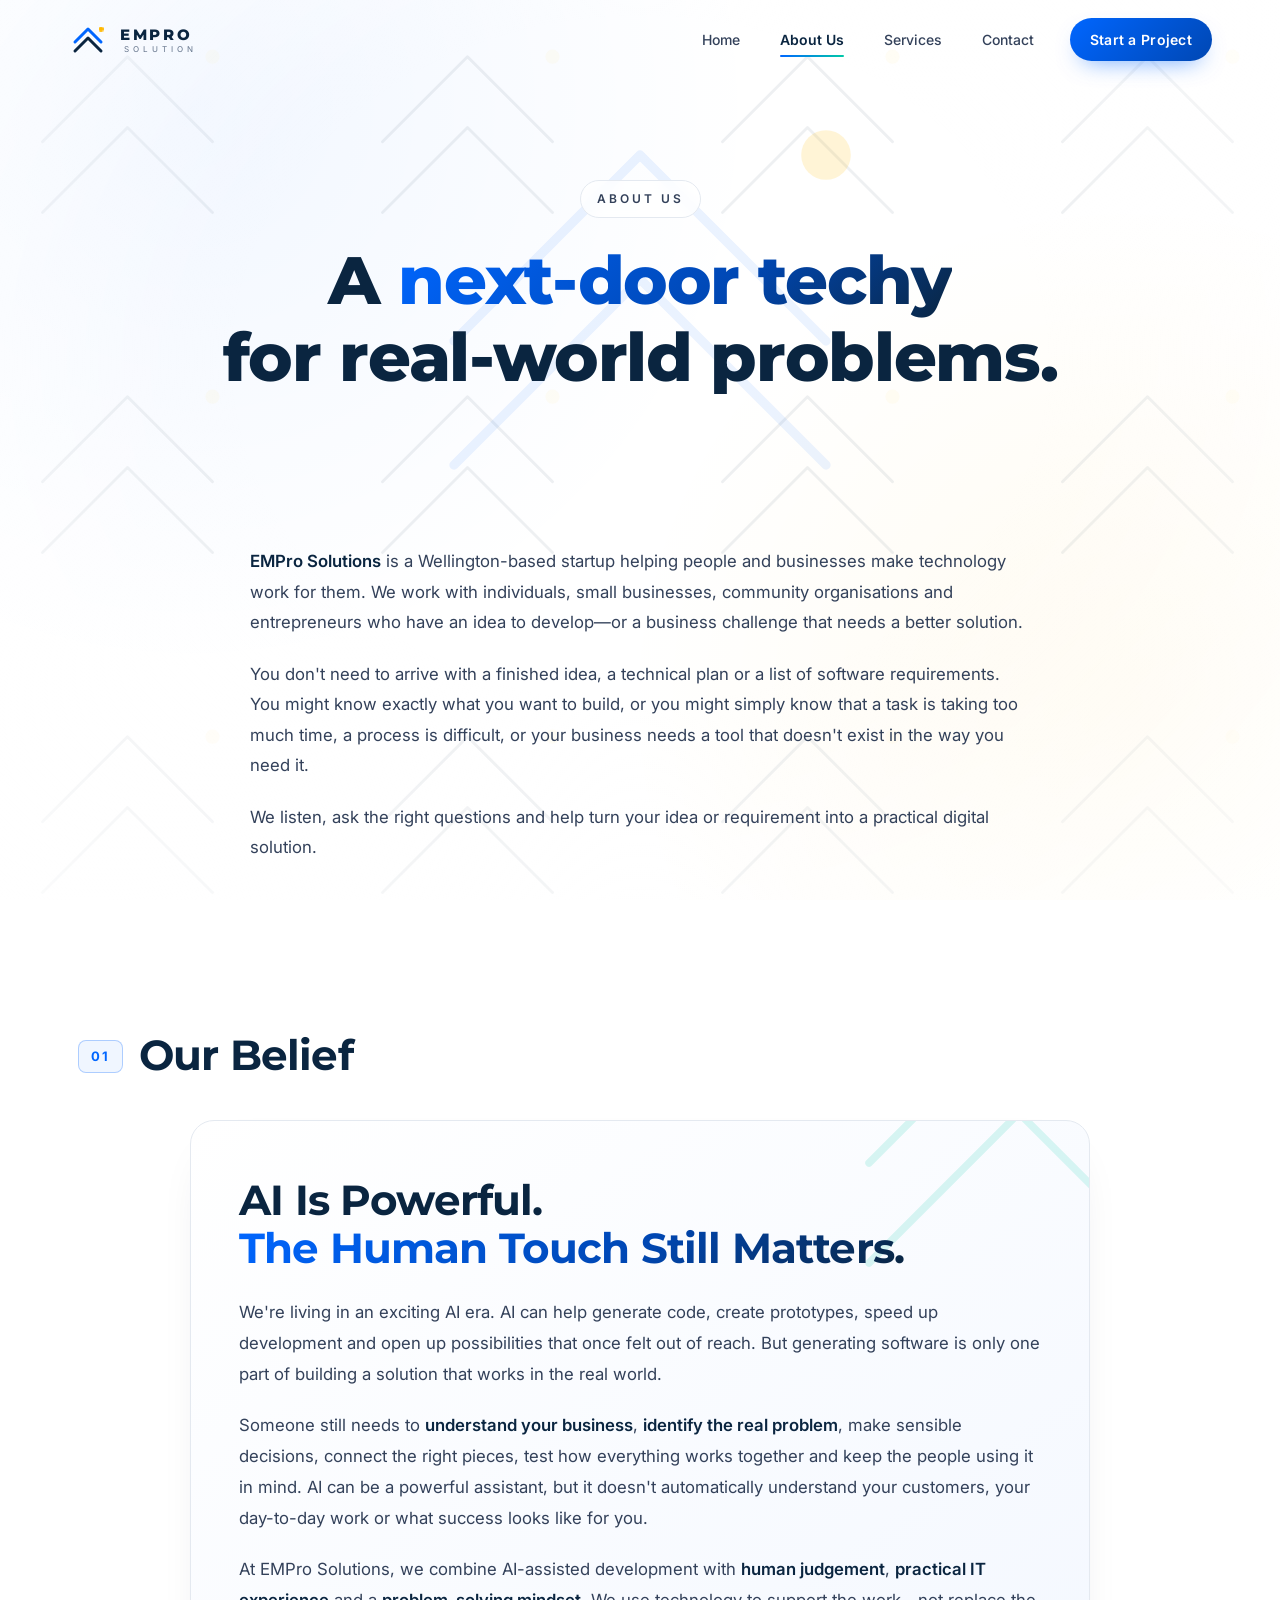
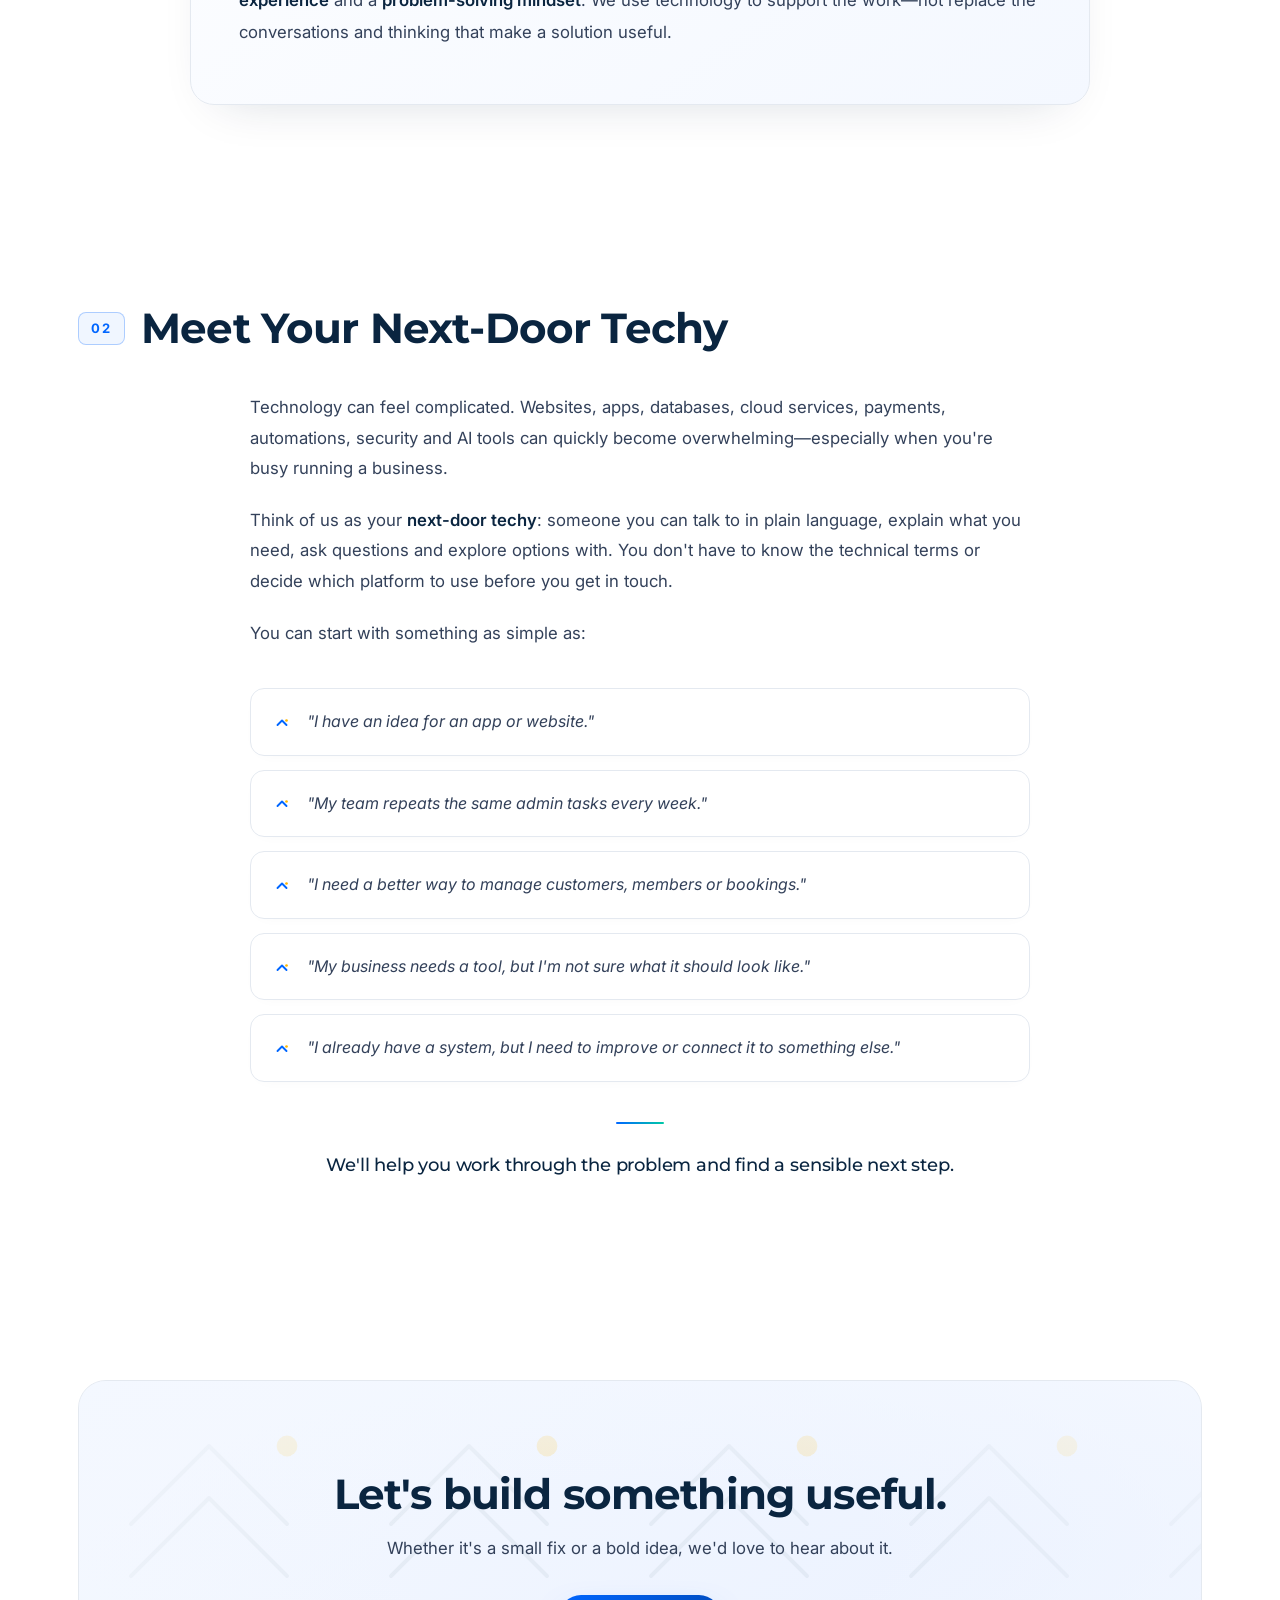
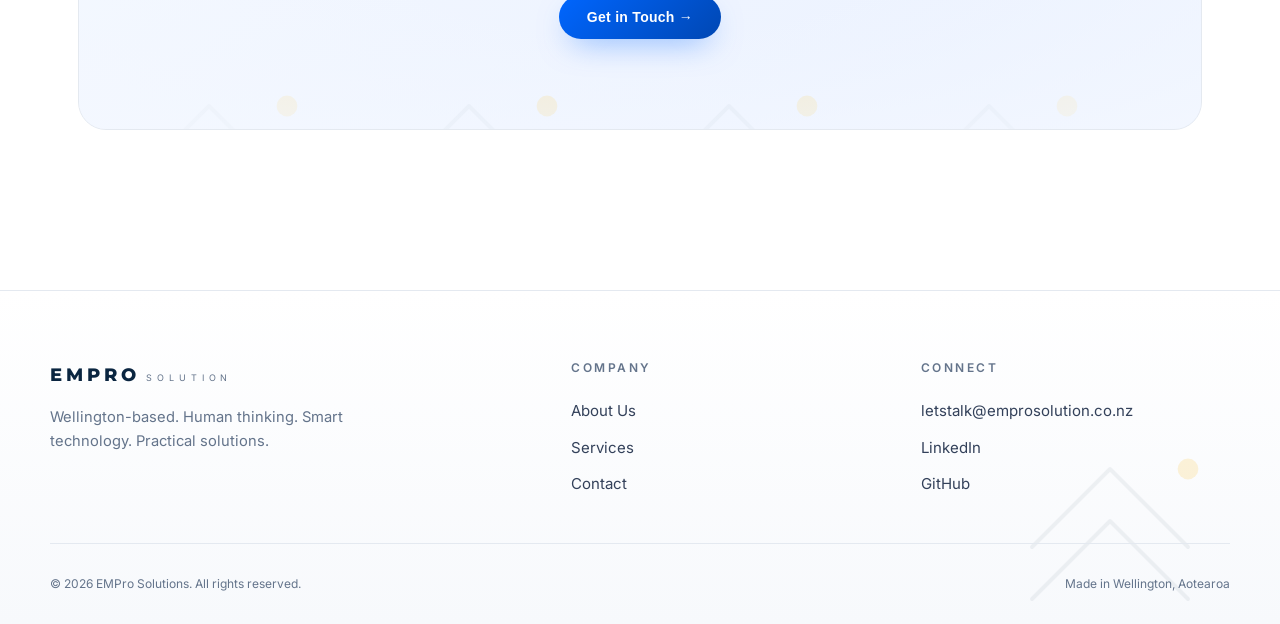
<file: about.html>
<!DOCTYPE html>
<html lang="en">
<head>
  <meta charset="UTF-8" />
  <meta name="viewport" content="width=device-width, initial-scale=1.0" />
  <title>About Us — EMPro Solutions</title>
  <meta name="description" content="EMPro Solutions is a Wellington-based startup helping people and businesses make technology work for them. Meet your next-door techy." />
  <link rel="preconnect" href="https://fonts.googleapis.com">
  <link rel="preconnect" href="https://fonts.gstatic.com" crossorigin>
  <link href="https://fonts.googleapis.com/css2?family=Inter:wght@400;500;600;700&family=Montserrat:wght@700;800&display=swap" rel="stylesheet">
  <link rel="stylesheet" href="css/style.css" />
  <link rel="stylesheet" href="css/menu.css" />
</head>
<body>

  <!-- ============ MENU ============ -->
  <header class="site-header" id="siteHeader">
    <div class="nav-wrap">
      <a href="index.html" class="brand" aria-label="EMPro Solutions home">
        <span class="brand-mark" aria-hidden="true">
          <svg viewBox="0 0 80 80" xmlns="http://www.w3.org/2000/svg">
            <path class="chev-1" d="M14 44 L40 18 L66 44" />
            <path class="chev-2" d="M14 62 L40 36 L66 62" />
            <circle class="brand-dot" cx="66" cy="18" r="5" />
          </svg>
        </span>
        <span class="brand-text">
          <span class="brand-name">EMPRO</span>
          <span class="brand-sub">SOLUTION</span>
        </span>
      </a>
      <button class="nav-toggle" id="navToggle" aria-label="Toggle navigation" aria-expanded="false">
        <span></span><span></span><span></span>
      </button>
      <nav class="nav-links" id="navLinks" aria-label="Primary">
        <a href="index.html" class="nav-link">Home</a>
        <a href="about.html" class="nav-link">About Us</a>
        <a href="index.html#services" class="nav-link">Services</a>
        <a href="index.html#contact" class="nav-link">Contact</a>
        <a href="#" class="nav-cta" data-open-contact>Start a Project</a>
      </nav>
    </div>
  </header>

  <!-- ============ PAGE HERO ============ -->
  <section class="page-hero">
    <div class="container">
      <span class="eyebrow">About Us</span>
      <h1>A <span class="gradient-text">next-door techy</span><br />for real-world problems.</h1>
    </div>
  </section>

  <!-- ============ INTRO ============ -->
  <section class="section section-tight">
    <div class="container">
      <div class="prose reveal">
        <p>
          <strong>EMPro Solutions</strong> is a Wellington-based startup helping people and businesses make technology work for them. We work with individuals, small businesses, community organisations and entrepreneurs who have an idea to develop—or a business challenge that needs a better solution.
        </p>
        <p>
          You don't need to arrive with a finished idea, a technical plan or a list of software requirements. You might know exactly what you want to build, or you might simply know that a task is taking too much time, a process is difficult, or your business needs a tool that doesn't exist in the way you need it.
        </p>
        <p>
          We listen, ask the right questions and help turn your idea or requirement into a practical digital solution.
        </p>
      </div>
    </div>
  </section>

  <!-- ============ OUR BELIEF ============ -->
  <section class="section">
    <div class="container">
      <div class="section-head reveal">
        <span class="section-num">01</span>
        <h2>Our Belief</h2>
      </div>

      <div class="belief reveal">
        <h2>AI Is Powerful.<br /><span class="gradient-text">The Human Touch Still Matters.</span></h2>
        <p>
          We're living in an exciting AI era. AI can help generate code, create prototypes, speed up development and open up possibilities that once felt out of reach. But generating software is only one part of building a solution that works in the real world.
        </p>
        <p>
          Someone still needs to <strong>understand your business</strong>, <strong>identify the real problem</strong>, make sensible decisions, connect the right pieces, test how everything works together and keep the people using it in mind. AI can be a powerful assistant, but it doesn't automatically understand your customers, your day-to-day work or what success looks like for you.
        </p>
        <p>
          At EMPro Solutions, we combine AI-assisted development with <strong>human judgement</strong>, <strong>practical IT experience</strong> and a <strong>problem-solving mindset</strong>. We use technology to support the work—not replace the conversations and thinking that make a solution useful.
        </p>
      </div>
    </div>
  </section>

  <!-- ============ MEET YOUR NEXT-DOOR TECHY ============ -->
  <section class="section">
    <div class="container">
      <div class="section-head reveal">
        <span class="section-num">02</span>
        <h2>Meet Your Next-Door Techy</h2>
      </div>

      <div class="prose reveal" style="margin-bottom: 40px;">
        <p>
          Technology can feel complicated. Websites, apps, databases, cloud services, payments, automations, security and AI tools can quickly become overwhelming—especially when you're busy running a business.
        </p>
        <p>
          Think of us as your <strong>next-door techy</strong>: someone you can talk to in plain language, explain what you need, ask questions and explore options with. You don't have to know the technical terms or decide which platform to use before you get in touch.
        </p>
        <p>You can start with something as simple as:</p>
      </div>

      <ul class="quote-list reveal">
        <li>"I have an idea for an app or website."</li>
        <li>"My team repeats the same admin tasks every week."</li>
        <li>"I need a better way to manage customers, members or bookings."</li>
        <li>"My business needs a tool, but I'm not sure what it should look like."</li>
        <li>"I already have a system, but I need to improve or connect it to something else."</li>
      </ul>

      <p class="closing-line reveal">
        We'll help you work through the problem and find a sensible next step.
      </p>
    </div>
  </section>

  <!-- ============ CTA ============ -->
  <section class="section">
    <div class="container">
      <div class="cta-band reveal">
        <h2>Let's build something useful.</h2>
        <p>Whether it's a small fix or a bold idea, we'd love to hear about it.</p>
        <button type="button" class="btn btn-primary" data-open-contact>Get in Touch →</button>
      </div>
    </div>
  </section>

  <!-- ============ FOOTER ============ -->
  <footer class="site-footer">
    <div class="footer-wrap">
      <div class="footer-brand">
        <span class="brand-name">EMPRO</span><span class="brand-sub">SOLUTION</span>
        <p>Wellington-based. Human thinking. Smart technology. Practical solutions.</p>
      </div>
      <div class="footer-cols">
        <div>
          <h4>Company</h4>
          <a href="about.html">About Us</a>
          <a href="index.html#services">Services</a>
          <a href="#" data-open-contact>Contact</a>
        </div>
        <div>
          <h4>Connect</h4>
          <a href="mailto:letstalk@emprosolution.co.nz">letstalk@emprosolution.co.nz</a>
          <a href="#">LinkedIn</a>
          <a href="#">GitHub</a>
        </div>
      </div>
    </div>
    <div class="footer-bottom">
      <span>© <span id="year"></span> EMPro Solutions. All rights reserved.</span>
      <span>Made in Wellington, Aotearoa</span>
    </div>
  </footer>

  <!-- ============================================================
       CONTACT POP-UP MODAL
       ============================================================ -->
  <div class="modal-backdrop" id="contactModal" role="dialog" aria-modal="true" aria-labelledby="contactTitle" aria-hidden="true">

    <!-- Floating chevron bubbles (decoration) -->
    <span class="bubble bubble-1" aria-hidden="true"></span>
    <span class="bubble bubble-2" aria-hidden="true"></span>
    <span class="bubble bubble-3" aria-hidden="true"></span>
    <span class="bubble bubble-4" aria-hidden="true"></span>
    <span class="bubble bubble-5" aria-hidden="true"></span>

    <div class="modal-card" id="modalCard">

      <!-- Close X -->
      <button class="modal-close-x" type="button" data-close-contact aria-label="Close contact form">
        <svg viewBox="0 0 24 24" aria-hidden="true">
          <path d="M6 6 L18 18 M18 6 L6 18" fill="none" stroke="currentColor" stroke-width="2" stroke-linecap="round"/>
        </svg>
      </button>

      <!-- ===== FORM VIEW ===== -->
      <div class="modal-view modal-view-form" id="viewForm">
        <div class="modal-head">
          <div class="modal-mark" aria-hidden="true">
            <svg viewBox="0 0 60 60" xmlns="http://www.w3.org/2000/svg">
              <path d="M10 34 L30 14 L50 34" fill="none" stroke="#0066ff" stroke-width="4" stroke-linecap="round" stroke-linejoin="round"/>
              <path d="M10 46 L30 26 L50 46" fill="none" stroke="#0a2540" stroke-width="4" stroke-linecap="round" stroke-linejoin="round"/>
              <circle cx="50" cy="14" r="4" fill="#ffb800"/>
            </svg>
          </div>
          <h3 id="contactTitle">Let's talk</h3>
          <p>Tell us a little about you and what you'd like to build. We'll reply personally.</p>
        </div>

        <form class="contact-form" id="contactForm" action="https://formsubmit.co/letstalk@emprosolution.co.nz" method="POST" novalidate>

          <!-- FormSubmit config -->
          <input type="hidden" name="_subject" value="New enquiry from EMPro Solutions website" />
          <input type="hidden" name="_template" value="table" />
          <input type="hidden" name="_captcha" value="false" />
          <input type="text" name="_honey" style="display:none" tabindex="-1" autocomplete="off" />

          <div class="field-row">
            <div class="field">
              <label for="fullName">Full Name <span class="req">*</span></label>
              <input type="text" id="fullName" name="Full Name" placeholder="Jane Doe" required autocomplete="name" />
              <span class="field-error" data-error-for="fullName"></span>
            </div>
            <div class="field">
              <label for="email">Email <span class="req">*</span></label>
              <input type="email" id="email" name="Email" placeholder="jane@example.com" required autocomplete="email" />
              <span class="field-error" data-error-for="email"></span>
            </div>
          </div>

          <div class="field">
            <label for="organization">Organization <span class="opt">(if applicable)</span></label>
            <input type="text" id="organization" name="Organization" placeholder="Your company or group" autocomplete="organization" />
          </div>

          <div class="field">
            <label for="reason">Reason for contacting us <span class="req">*</span></label>
            <select id="reason" name="Reason" required>
              <option value="" disabled selected>Choose one…</option>
              <option>I have an idea for an app or website</option>
              <option>I need a tool built for my business</option>
              <option>I want to improve or connect an existing system</option>
              <option>I need help with automation or AI</option>
              <option>Desktop Administration</option>
              <option>Something else</option>
            </select>
            <span class="field-error" data-error-for="reason"></span>
          </div>

          <div class="field">
            <label for="message">Message <span class="req">*</span></label>
            <textarea id="message" name="Message" rows="4" placeholder="Tell us what you're thinking about…" required></textarea>
            <span class="field-error" data-error-for="message"></span>
          </div>

          <div class="modal-actions">
            <button type="button" class="btn btn-ghost" data-close-contact>Cancel</button>
            <button type="submit" class="btn btn-primary" id="submitBtn">
              <span class="btn-label">Send Message</span>
              <span class="btn-spinner" aria-hidden="true"></span>
            </button>
          </div>
        </form>
      </div>

      <!-- ===== THANK YOU VIEW ===== -->
      <div class="modal-view modal-view-thanks" id="viewThanks" hidden>
        <div class="thanks-mark" aria-hidden="true">
          <svg viewBox="0 0 80 80" xmlns="http://www.w3.org/2000/svg">
            <circle cx="40" cy="40" r="34" fill="none" stroke="#0066ff" stroke-width="3" opacity="0.25"/>
            <circle cx="40" cy="40" r="26" fill="none" stroke="#0066ff" stroke-width="3" opacity="0.5"/>
            <path d="M26 40 L36 50 L54 30" fill="none" stroke="#0066ff" stroke-width="5" stroke-linecap="round" stroke-linejoin="round"/>
            <circle cx="58" cy="22" r="5" fill="#ffb800"/>
          </svg>
        </div>
        <h3>Thank you!</h3>
        <p>
          Your message has been sent to <strong>letstalk@emprosolution.co.nz</strong>.<br />
          We'll be in touch with you shortly.
        </p>
        <button type="button" class="btn btn-primary" data-close-contact>Close</button>
      </div>

    </div>
  </div>

  <script src="js/menu.js"></script>
  <script src="js/contact.js"></script>
  <script>
    // Reveal on scroll
    const io = new IntersectionObserver((entries) => {
      entries.forEach(e => {
        if (e.isIntersecting) { e.target.classList.add('in'); io.unobserve(e.target); }
      });
    }, { threshold: 0.15 });
    document.querySelectorAll('.reveal').forEach(el => io.observe(el));
    document.getElementById('year').textContent = new Date().getFullYear();
  </script>
</body>
</html>
</file>
<file: css/style.css>
/* =========================================================
   EMPro Solutions — Global Styles (WHITE THEME)
   ========================================================= */
*, *::before, *::after { margin: 0; padding: 0; box-sizing: border-box; }

:root {
  --bg: #ffffff;
  --bg-soft: #f7f9fc;
  --bg-tint: #eef3fa;
  --panel: #ffffff;
  --border: #e4e9f0;
  --border-strong: #d3dae5;
  --text: #0a2540;
  --text-soft: #33415a;
  --muted: #64748b;
  --accent: #0066ff;
  --accent-2: #00c9a7;
  --gold: #ffb800;
  --navy: #0a2540;
  --max: 1180px;
}

html { scroll-behavior: smooth; }

body {
  font-family: 'Inter', -apple-system, BlinkMacSystemFont, 'Segoe UI', sans-serif;
  background: var(--bg);
  color: var(--text);
  line-height: 1.65;
  -webkit-font-smoothing: antialiased;
  overflow-x: hidden;
  position: relative;
}

/* =========================================================
   LOGO-INSPIRED BACKGROUND
   The same chevrons + dot used as a large, subtle watermark
   ========================================================= */
body::before {
  content: '';
  position: fixed;
  inset: 0;
  z-index: -2;
  background-color: #ffffff;
  background-image:
    radial-gradient(circle at 15% 12%, rgba(0, 102, 255, 0.055) 0%, transparent 42%),
    radial-gradient(circle at 88% 78%, rgba(255, 184, 0, 0.06) 0%, transparent 38%),
    url("data:image/svg+xml;utf8,<svg xmlns='http://www.w3.org/2000/svg' width='240' height='240' viewBox='0 0 240 240'><g fill='none' stroke='%230a2540' stroke-width='2' stroke-linecap='round' stroke-linejoin='round' opacity='0.07'><path d='M30 100 L90 40 L150 100'/><path d='M30 150 L90 90 L150 150'/><circle cx='150' cy='40' r='5' fill='%23ffb800' stroke='none' opacity='0.55'/></g></svg>");
  background-size: auto, auto, 340px 340px;
  background-repeat: no-repeat, no-repeat, repeat;
  background-attachment: fixed, fixed, fixed;
}

body::after {
  content: '';
  position: fixed;
  inset: 0;
  z-index: -1;
  pointer-events: none;
  background: radial-gradient(ellipse at 50% 40%, transparent 45%, rgba(255,255,255,0.75) 100%);
}

a { color: inherit; text-decoration: none; }

/* ============ TYPOGRAPHY ============ */
h1, h2, h3, h4 {
  font-family: 'Montserrat', 'Inter', sans-serif;
  font-weight: 700;
  letter-spacing: -0.02em;
  line-height: 1.15;
  color: var(--text);
}
h1 { font-size: clamp(2.4rem, 6vw, 4.2rem); font-weight: 800; }
h2 { font-size: clamp(1.7rem, 3.6vw, 2.6rem); }
h3 { font-size: clamp(1.15rem, 2vw, 1.4rem); }
p  { color: var(--muted); }

.eyebrow {
  display: inline-block;
  font-size: 12px;
  letter-spacing: 3px;
  text-transform: uppercase;
  color: var(--text-soft);
  border: 1px solid var(--border);
  padding: 8px 16px;
  border-radius: 100px;
  background: rgba(255, 255, 255, 0.75);
  backdrop-filter: blur(6px);
  margin-bottom: 24px;
  font-weight: 600;
}

.gradient-text {
  background: linear-gradient(135deg, #0066ff, #0047b3 60%, #0a2540);
  -webkit-background-clip: text;
  background-clip: text;
  -webkit-text-fill-color: transparent;
}

/* ============ LAYOUT ============ */
.container {
  max-width: var(--max);
  margin: 0 auto;
  padding: 0 28px;
  position: relative;
  z-index: 1;
}

.section { padding: 100px 0; position: relative; }
.section-tight { padding: 70px 0; position: relative; }

.section-head {
  display: flex;
  align-items: center;
  gap: 16px;
  margin-bottom: 40px;
}
.section-num {
  font-size: 13px;
  font-weight: 700;
  letter-spacing: 2px;
  color: var(--accent);
  border: 1px solid rgba(0, 102, 255, 0.28);
  padding: 5px 12px;
  border-radius: 8px;
  background: rgba(0, 102, 255, 0.06);
}

/* ============ HERO ============ */
.hero {
  position: relative;
  min-height: 100vh;
  display: flex;
  align-items: center;
  justify-content: center;
  padding: 140px 28px 100px;
  overflow: hidden;
  text-align: center;
}

.hero::before {
  content: '';
  position: absolute;
  top: 50%; left: 50%;
  transform: translate(-50%, -55%);
  width: 900px; height: 900px;
  background-image: url("data:image/svg+xml;utf8,<svg xmlns='http://www.w3.org/2000/svg' viewBox='0 0 200 200'><g fill='none' stroke='%230066ff' stroke-width='3' stroke-linecap='round' stroke-linejoin='round' opacity='0.10'><path d='M40 110 L100 50 L160 110'/><path d='M40 150 L100 90 L160 150'/></g><circle cx='160' cy='50' r='8' fill='%23ffb800' opacity='0.18'/></svg>");
  background-size: contain;
  background-repeat: no-repeat;
  pointer-events: none;
  animation: floatMark 14s ease-in-out infinite;
}
@keyframes floatMark {
  0%, 100% { transform: translate(-50%, -55%) scale(1); opacity: 0.95; }
  50%      { transform: translate(-50%, -58%) scale(1.04); opacity: 1; }
}

.hero-content {
  position: relative;
  z-index: 1;
  max-width: 880px;
  transition: transform 0.6s cubic-bezier(0.2, 0.8, 0.2, 1);
}

.hero-logo {
  display: flex;
  flex-direction: column;
  align-items: center;
  gap: 22px;
  margin-bottom: 40px;
}

.hero-mark {
  position: relative;
  width: 140px;
  height: 140px;
}
.hero-mark svg { width: 100%; height: 100%; overflow: visible; }

.hero-mark .h-chev-1,
.hero-mark .h-chev-2 {
  fill: none;
  stroke-width: 12;
  stroke-linecap: round;
  stroke-linejoin: round;
  stroke-dasharray: 260;
  stroke-dashoffset: 260;
  animation: heroDraw 1.6s cubic-bezier(0.2, 0.8, 0.2, 1) forwards;
}
.hero-mark .h-chev-1 { stroke: #0066ff; animation-delay: 0.2s; }
.hero-mark .h-chev-2 { stroke: #0a2540; animation-delay: 0.5s; }
.hero-mark .h-dot {
  fill: var(--gold);
  opacity: 0;
  transform-origin: 118px 22px;
  animation: heroPop 0.8s cubic-bezier(0.34, 1.56, 0.64, 1) 1.5s forwards;
}
.hero-mark .h-halo {
  fill: none;
  stroke: var(--gold);
  stroke-width: 2;
  opacity: 0;
  transform-origin: 118px 22px;
  animation: haloTrace 2.6s ease-out 2.2s infinite;
}
@keyframes heroDraw { to { stroke-dashoffset: 0; } }
@keyframes heroPop {
  0%   { opacity: 0; transform: scale(0.2); }
  60%  { opacity: 1; transform: scale(1.15); }
  100% { opacity: 1; transform: scale(1); }
}
@keyframes haloTrace {
  0%   { opacity: 0.7; transform: scale(0.9); }
  100% { opacity: 0;   transform: scale(2.1); }
}

.hero-wordmark {
  font-family: 'Montserrat', sans-serif;
  font-weight: 800;
  font-size: clamp(1.6rem, 3.2vw, 2.3rem);
  letter-spacing: 0.28em;
  color: var(--navy);
  text-indent: 0.28em;
  opacity: 0;
  animation: fadeUp 0.9s cubic-bezier(0.2, 0.8, 0.2, 1) 1.6s forwards;
}
.hero-wordmark-sub {
  font-size: 10px;
  letter-spacing: 0.65em;
  color: var(--muted);
  margin-top: 6px;
  text-indent: 0.65em;
  opacity: 0;
  animation: fadeUp 0.9s cubic-bezier(0.2, 0.8, 0.2, 1) 1.85s forwards;
}
@keyframes fadeUp {
  from { opacity: 0; transform: translateY(14px); }
  to   { opacity: 1; transform: translateY(0); }
}

.hero h1 {
  font-size: clamp(2rem, 5vw, 3.4rem);
  margin-bottom: 20px;
  opacity: 0;
  animation: fadeUp 0.9s cubic-bezier(0.2, 0.8, 0.2, 1) 2s forwards;
}
.hero .tagline {
  font-size: clamp(1rem, 1.6vw, 1.15rem);
  color: var(--muted);
  max-width: 620px;
  margin: 0 auto 44px;
  opacity: 0;
  animation: fadeUp 0.9s cubic-bezier(0.2, 0.8, 0.2, 1) 2.2s forwards;
}
.hero-cta {
  display: inline-flex;
  gap: 14px;
  flex-wrap: wrap;
  justify-content: center;
  opacity: 0;
  animation: fadeUp 0.9s cubic-bezier(0.2, 0.8, 0.2, 1) 2.4s forwards;
}

/* ============ BUTTONS ============ */
.btn {
  display: inline-flex;
  align-items: center;
  gap: 10px;
  padding: 14px 28px;
  border-radius: 100px;
  font-size: 14px;
  font-weight: 600;
  letter-spacing: 0.02em;
  transition: transform 0.25s ease, box-shadow 0.25s ease, background 0.25s ease, border-color 0.25s ease;
  cursor: pointer;
  border: none;
}
.btn-primary {
  background: linear-gradient(135deg, #0066ff, #0047b3);
  color: #fff;
  box-shadow: 0 12px 32px -12px rgba(0, 102, 255, 0.55);
}
.btn-primary:hover {
  transform: translateY(-2px);
  box-shadow: 0 18px 40px -12px rgba(0, 102, 255, 0.75);
}
.btn-ghost {
  background: #ffffff;
  color: var(--navy);
  border: 1px solid var(--border-strong);
  box-shadow: 0 4px 14px -6px rgba(10, 37, 64, 0.08);
}
.btn-ghost:hover {
  background: #fff;
  border-color: var(--accent);
  color: var(--accent);
  transform: translateY(-2px);
  box-shadow: 0 10px 24px -10px rgba(0, 102, 255, 0.35);
}

/* ============ SCROLL HINT ============ */
.scroll-hint {
  position: absolute;
  bottom: 40px;
  left: 50%;
  transform: translateX(-50%);
  color: var(--muted);
  font-size: 11px;
  letter-spacing: 3px;
  animation: bounce 2.2s infinite;
  z-index: 1;
}
@keyframes bounce {
  0%, 100% { transform: translateX(-50%) translateY(0); opacity: 0.55; }
  50%      { transform: translateX(-50%) translateY(8px); opacity: 1; }
}

/* ============ PANELS / CARDS ============ */
.panel {
  background: #ffffff;
  border: 1px solid var(--border);
  border-radius: 20px;
  padding: 36px 32px;
  transition: transform 0.35s ease, border-color 0.35s ease, box-shadow 0.35s ease;
  box-shadow: 0 4px 18px -12px rgba(10, 37, 64, 0.08);
}
.panel:hover {
  transform: translateY(-4px);
  border-color: rgba(0, 102, 255, 0.35);
  box-shadow: 0 20px 40px -20px rgba(10, 37, 64, 0.15);
}

.card-grid {
  display: grid;
  grid-template-columns: repeat(auto-fit, minmax(280px, 1fr));
  gap: 24px;
}

/* ============ ABOUT PAGE ============ */
.page-hero {
  padding: 180px 0 80px;
  text-align: center;
  position: relative;
  overflow: hidden;
}

.page-hero::before {
  content: '';
  position: absolute;
  top: 0; left: 50%;
  transform: translateX(-50%);
  width: 620px; height: 620px;
  background-image: url("data:image/svg+xml;utf8,<svg xmlns='http://www.w3.org/2000/svg' viewBox='0 0 200 200'><g fill='none' stroke='%230066ff' stroke-width='3' stroke-linecap='round' stroke-linejoin='round' opacity='0.08'><path d='M40 110 L100 50 L160 110'/><path d='M40 150 L100 90 L160 150'/></g><circle cx='160' cy='50' r='8' fill='%23ffb800' opacity='0.16'/></svg>");
  background-size: contain;
  background-repeat: no-repeat;
  pointer-events: none;
}

.prose {
  max-width: 780px;
  margin: 0 auto;
  position: relative;
  z-index: 1;
}
.prose p { margin-bottom: 22px; font-size: 1.05rem; line-height: 1.8; color: var(--text-soft); }
.prose p:last-child { margin-bottom: 0; }
.prose strong { color: var(--text); font-weight: 600; }

.belief {
  background: linear-gradient(145deg, #ffffff, #f4f8ff);
  border: 1px solid var(--border);
  border-radius: 24px;
  padding: 56px 48px;
  position: relative;
  overflow: hidden;
  max-width: 900px;
  margin: 0 auto;
  box-shadow: 0 20px 50px -30px rgba(10, 37, 64, 0.2);
}
.belief::before {
  content: '';
  position: absolute;
  top: -40%; right: -20%;
  width: 500px; height: 500px;
  background-image: url("data:image/svg+xml;utf8,<svg xmlns='http://www.w3.org/2000/svg' viewBox='0 0 200 200'><g fill='none' stroke='%2300c9a7' stroke-width='3' stroke-linecap='round' stroke-linejoin='round' opacity='0.14'><path d='M40 110 L100 50 L160 110'/><path d='M40 150 L100 90 L160 150'/></g><circle cx='160' cy='50' r='8' fill='%23ffb800' opacity='0.22'/></svg>");
  background-size: contain;
  background-repeat: no-repeat;
  pointer-events: none;
}
.belief h2 { margin-bottom: 24px; position: relative; }
.belief p {
  font-size: 1.05rem;
  line-height: 1.85;
  margin-bottom: 20px;
  position: relative;
  color: var(--text-soft);
}
.belief p:last-child { margin-bottom: 0; }
.belief strong { color: var(--text); font-weight: 600; }

/* ============ SERVICES (legacy) ============ */
.service {
  padding: 32px 28px;
  border-radius: 18px;
  background: #ffffff;
  border: 1px solid var(--border);
  transition: transform 0.3s ease, border-color 0.3s ease, box-shadow 0.3s ease;
  position: relative;
  overflow: hidden;
  box-shadow: 0 4px 18px -12px rgba(10, 37, 64, 0.08);
}
.service::after {
  content: '';
  position: absolute;
  top: -20px; right: -20px;
  width: 100px; height: 100px;
  background-image: url("data:image/svg+xml;utf8,<svg xmlns='http://www.w3.org/2000/svg' viewBox='0 0 100 100'><g fill='none' stroke='%230066ff' stroke-width='3' stroke-linecap='round' stroke-linejoin='round' opacity='0.15'><path d='M20 60 L50 30 L80 60'/><path d='M20 80 L50 50 L80 80'/></g></svg>");
  background-size: contain;
  background-repeat: no-repeat;
  pointer-events: none;
}
.service:hover {
  transform: translateY(-4px);
  border-color: rgba(0, 102, 255, 0.4);
  box-shadow: 0 20px 40px -20px rgba(0, 102, 255, 0.25);
}
.service .num {
  font-family: 'Montserrat', sans-serif;
  font-weight: 800;
  font-size: 13px;
  letter-spacing: 2px;
  color: var(--accent);
  margin-bottom: 14px;
  position: relative;
}
.service h3 { margin-bottom: 10px; font-size: 1.15rem; position: relative; }
.service p { font-size: 0.95rem; position: relative; }

/* ============ CTA ============ */
.cta-band {
  text-align: center;
  padding: 90px 32px;
  background: linear-gradient(145deg, #f4f8ff, #eaf1ff);
  border-radius: 28px;
  border: 1px solid var(--border);
  position: relative;
  overflow: hidden;
}
.cta-band::before {
  content: '';
  position: absolute;
  inset: 0;
  background-image: url("data:image/svg+xml;utf8,<svg xmlns='http://www.w3.org/2000/svg' viewBox='0 0 200 200'><g fill='none' stroke='%230a2540' stroke-width='3' stroke-linecap='round' stroke-linejoin='round' opacity='0.06'><path d='M40 110 L100 50 L160 110'/><path d='M40 150 L100 90 L160 150'/></g><circle cx='160' cy='50' r='8' fill='%23ffb800' opacity='0.2'/></svg>");
  background-size: 260px 260px;
  background-repeat: repeat;
  opacity: 0.9;
  pointer-events: none;
}
.cta-band::after {
  content: '';
  position: absolute;
  inset: 0;
  background: radial-gradient(ellipse at 50% 50%, transparent 30%, rgba(244, 248, 255, 0.85) 100%);
  pointer-events: none;
}
.cta-band > * { position: relative; z-index: 1; }
.cta-band h2 { margin-bottom: 16px; }
.cta-band p { max-width: 560px; margin: 0 auto 32px; font-size: 1.05rem; color: var(--text-soft); }

/* ============ FOOTER ============ */
.site-footer {
  border-top: 1px solid var(--border);
  padding: 70px 28px 30px;
  margin-top: 60px;
  background: linear-gradient(180deg, #ffffff, #f7f9fc);
  position: relative;
  overflow: hidden;
}
.site-footer::before {
  content: '';
  position: absolute;
  bottom: -40px; right: 40px;
  width: 260px; height: 260px;
  background-image: url("data:image/svg+xml;utf8,<svg xmlns='http://www.w3.org/2000/svg' viewBox='0 0 200 200'><g fill='none' stroke='%230a2540' stroke-width='3' stroke-linecap='round' stroke-linejoin='round' opacity='0.05'><path d='M40 110 L100 50 L160 110'/><path d='M40 150 L100 90 L160 150'/></g><circle cx='160' cy='50' r='8' fill='%23ffb800' opacity='0.15'/></svg>");
  background-size: contain;
  background-repeat: no-repeat;
  pointer-events: none;
}
.footer-wrap {
  max-width: var(--max);
  margin: 0 auto;
  display: grid;
  grid-template-columns: 1.4fr 2fr;
  gap: 60px;
  padding-bottom: 40px;
  border-bottom: 1px solid var(--border);
  position: relative;
  z-index: 1;
}
.footer-brand .brand-name {
  font-family: 'Montserrat', sans-serif;
  font-weight: 800;
  font-size: 18px;
  letter-spacing: 0.22em;
  color: var(--navy);
}
.footer-brand .brand-sub {
  font-size: 9px;
  letter-spacing: 0.55em;
  color: var(--muted);
  margin-left: 6px;
}
.footer-brand p {
  margin-top: 14px;
  max-width: 320px;
  font-size: 0.92rem;
}
.footer-cols {
  display: grid;
  grid-template-columns: 1fr 1fr;
  gap: 40px;
}
.footer-cols h4 {
  font-size: 12px;
  letter-spacing: 2.5px;
  text-transform: uppercase;
  color: var(--muted);
  font-weight: 600;
  margin-bottom: 18px;
  font-family: 'Inter', sans-serif;
}
.footer-cols a {
  display: block;
  color: var(--text-soft);
  font-size: 0.94rem;
  padding: 6px 0;
  transition: color 0.25s ease, transform 0.25s ease;
}
.footer-cols a:hover { color: var(--accent); transform: translateX(4px); }
.footer-bottom {
  max-width: var(--max);
  margin: 0 auto;
  display: flex;
  justify-content: space-between;
  flex-wrap: wrap;
  gap: 12px;
  padding-top: 30px;
  font-size: 12px;
  color: var(--muted);
  position: relative;
  z-index: 1;
}

/* ============ REVEAL ANIMATION ============ */
.reveal { opacity: 0; transform: translateY(28px); transition: opacity 0.8s ease, transform 0.8s cubic-bezier(0.2, 0.8, 0.2, 1); }
.reveal.in { opacity: 1; transform: translateY(0); }

/* ============ RESPONSIVE (global) ============ */
@media (max-width: 860px) {
  .section { padding: 70px 0; }
  .belief { padding: 40px 28px; }
  .footer-wrap { grid-template-columns: 1fr; gap: 40px; }
  .footer-cols { gap: 28px; }
  .page-hero { padding: 150px 0 60px; }
  body::before { background-size: auto, auto, 260px 260px; }
}
@media (max-width: 520px) {
  .container { padding: 0 20px; }
  .hero { padding: 120px 20px 80px; }
  .hero-mark { width: 110px; height: 110px; }
  .footer-bottom { flex-direction: column; text-align: center; }
  body::before { background-size: auto, auto, 200px 200px; }
}

/* ============ QUOTE LIST (About page) ============ */
.quote-list {
  list-style: none;
  display: grid;
  gap: 14px;
  max-width: 780px;
  margin: 0 auto;
  padding: 0;
}

.quote-list li {
  position: relative;
  padding: 20px 24px 20px 56px;
  background: #ffffff;
  border: 1px solid var(--border);
  border-radius: 14px;
  color: var(--text-soft);
  font-size: 1rem;
  line-height: 1.6;
  font-style: italic;
  transition: transform 0.3s ease, border-color 0.3s ease, box-shadow 0.3s ease;
  box-shadow: 0 4px 18px -12px rgba(10, 37, 64, 0.08);
}

.quote-list li::before {
  content: '';
  position: absolute;
  left: 22px;
  top: 50%;
  transform: translateY(-50%);
  width: 18px;
  height: 18px;
  background-image: url("data:image/svg+xml;utf8,<svg xmlns='http://www.w3.org/2000/svg' viewBox='0 0 24 24'><path d='M6 16 L12 10 L18 16' fill='none' stroke='%230066ff' stroke-width='2.5' stroke-linecap='round' stroke-linejoin='round'/><circle cx='18' cy='10' r='1.8' fill='%23ffb800'/></svg>");
  background-size: contain;
  background-repeat: no-repeat;
}

.quote-list li:hover {
  transform: translateX(4px);
  border-color: rgba(0, 102, 255, 0.4);
  box-shadow: 0 14px 30px -18px rgba(0, 102, 255, 0.3);
}

/* ============ CLOSING LINE ============ */
.closing-line {
  max-width: 780px;
  margin: 40px auto 0;
  text-align: center;
  font-size: 1.15rem;
  font-weight: 500;
  color: var(--text);
  font-family: 'Montserrat', 'Inter', sans-serif;
  letter-spacing: -0.01em;
  position: relative;
  padding-top: 28px;
}

.closing-line::before {
  content: '';
  position: absolute;
  top: 0;
  left: 50%;
  transform: translateX(-50%);
  width: 48px;
  height: 2px;
  border-radius: 2px;
  background: linear-gradient(90deg, #0066ff, #00c9a7);
}

/* =========================================================
   WHAT CAN WE DO FOR YOU — Service Tiles
   ========================================================= */

.services-section {
  position: relative;
  padding-top: 90px;
  padding-bottom: 90px;
}

.services-intro {
  max-width: 780px;
  margin-bottom: 56px;
}
.services-intro .section-num {
  display: inline-block;
  margin-bottom: 16px;
}
.services-intro h2 {
  font-size: clamp(1.8rem, 4vw, 2.6rem);
  margin-bottom: 20px;
  letter-spacing: -0.02em;
}
.services-intro .lead {
  font-size: 1.08rem;
  line-height: 1.75;
  color: var(--text-soft);
  max-width: 680px;
}

.tile-grid {
  display: grid;
  grid-template-columns: repeat(2, 1fr);
  gap: 22px;
  position: relative;
}

.tile {
  position: relative;
  background: #ffffff;
  border: 1px solid var(--border);
  border-radius: 20px;
  padding: 34px 32px 28px;
  box-shadow: 0 4px 20px -14px rgba(10, 37, 64, 0.12);
  transition:
    transform   0.45s cubic-bezier(0.2, 0.8, 0.2, 1),
    border-color 0.35s ease,
    box-shadow  0.35s ease;
  overflow: hidden;
  isolation: isolate;
  display: flex;
  flex-direction: column;
  transform-style: preserve-3d;
  will-change: transform;

  opacity: 0;
  transform: translateY(36px) scale(0.98);
}
.tile.reveal.in {
  opacity: 1;
  transform: translateY(0) scale(1);
  transition:
    opacity   0.7s ease,
    transform 0.8s cubic-bezier(0.2, 0.8, 0.2, 1),
    border-color 0.35s ease,
    box-shadow  0.35s ease;
}
.tile[data-delay="1"].reveal.in { transition-delay: 0.08s; }
.tile[data-delay="2"].reveal.in { transition-delay: 0.16s; }
.tile[data-delay="3"].reveal.in { transition-delay: 0.24s; }
.tile[data-delay="4"].reveal.in { transition-delay: 0.32s; }

/* Chevron watermark on each tile */
.tile::before {
  content: '';
  position: absolute;
  top: -30px; right: -30px;
  width: 180px; height: 180px;
  background-image: url("data:image/svg+xml;utf8,<svg xmlns='http://www.w3.org/2000/svg' viewBox='0 0 100 100'><g fill='none' stroke='%230066ff' stroke-width='3' stroke-linecap='round' stroke-linejoin='round' opacity='0.12'><path d='M20 58 L50 28 L80 58'/><path d='M20 78 L50 48 L80 78'/></g><circle cx='80' cy='28' r='5' fill='%23ffb800' opacity='0.5'/></svg>");
  background-size: contain;
  background-repeat: no-repeat;
  pointer-events: none;
  z-index: 0;
  transition: opacity 0.5s ease, transform 0.6s ease;
  opacity: 0.9;
}

/* Spotlight inside tile (radial glow that follows cursor) */
.tile::after {
  content: '';
  position: absolute;
  inset: 0;
  border-radius: inherit;
  background: radial-gradient(
    260px circle at var(--glow-x, 50%) var(--glow-y, 50%),
    rgba(0, 102, 255, 0.10),
    transparent 55%
  );
  opacity: 0;
  transition: opacity 0.4s ease;
  pointer-events: none;
  z-index: 0;
}
.tile:hover::after {
  opacity: 1;
}

.tile:hover {
  border-color: rgba(0, 102, 255, 0.35);
  box-shadow: 0 26px 50px -28px rgba(10, 37, 64, 0.28);
}
.tile:hover::before {
  opacity: 1;
  transform: scale(1.06);
}

.tile-featured {
  background: linear-gradient(160deg, #ffffff 55%, #f4f8ff 100%);
  border-color: rgba(0, 102, 255, 0.18);
}
.tile-featured .tile-num {
  color: #ffffff;
  background: linear-gradient(135deg, #0066ff, #0047b3);
  box-shadow: 0 6px 18px -8px rgba(0, 102, 255, 0.6);
}
.tile-featured .tile-icon { color: var(--accent); }

.tile-wide {
  grid-column: 1 / -1;
  padding-right: 60px;
}
.tile-wide::before {
  right: -20px;
  width: 220px;
  height: 220px;
  opacity: 0.7;
}

/* ---------- Tile inner layers (3D depth on tilt) ---------- */
.tile .tile-num,
.tile .tile-icon,
.tile h3,
.tile .tile-list,
.tile .tile-blurb,
.tile .tile-cta {
  transition: transform 0.4s cubic-bezier(0.2, 0.8, 0.2, 1);
  transform: translateZ(0);
}
.tile.tilting .tile-num   { transform: translateZ(30px); }
.tile.tilting .tile-icon  { transform: translateZ(22px); }
.tile.tilting h3          { transform: translateZ(18px); }
.tile.tilting .tile-blurb { transform: translateZ(12px); }
.tile.tilting .tile-list  { transform: translateZ(10px); }
.tile.tilting .tile-cta   { transform: translateZ(24px); }

/* Smooth tilt transitions */
.tile.tilting {
  transition: transform 0.18s cubic-bezier(0.2, 0.8, 0.2, 1),
              border-color 0.35s ease,
              box-shadow  0.35s ease;
}

.tile-num {
  position: relative;
  z-index: 1;
  display: inline-flex;
  align-items: center;
  justify-content: center;
  width: 40px;
  height: 40px;
  border-radius: 12px;
  font-family: 'Montserrat', 'Inter', sans-serif;
  font-weight: 800;
  font-size: 14px;
  letter-spacing: 0.05em;
  color: var(--accent);
  background: rgba(0, 102, 255, 0.08);
  border: 1px solid rgba(0, 102, 255, 0.15);
  margin-bottom: 20px;
}
.tile:hover .tile-num {
  transform: translateY(-2px) rotate(-4deg);
}

/* ---------- Icon with micro-animations ---------- */
.tile-icon {
  position: relative;
  z-index: 1;
  width: 44px;
  height: 44px;
  color: var(--navy);
  margin-bottom: 16px;
}
.tile-icon svg { width: 100%; height: 100%; }
.tile:hover .tile-icon {
  color: var(--accent);
}

/* SVG stroke draw-in on hover */
.tile-icon svg [stroke] {
  stroke-dasharray: 200;
  stroke-dashoffset: 200;
  transition: stroke-dashoffset 0.9s cubic-bezier(0.2, 0.8, 0.2, 1);
}
.tile:hover .tile-icon svg [stroke] {
  stroke-dashoffset: 0;
}

/* Pop for solid fills */
.tile-icon svg circle[fill]:not([fill="none"]) {
  transition: transform 0.5s cubic-bezier(0.34, 1.56, 0.64, 1);
  transform-origin: center;
  transform-box: fill-box;
}
.tile:hover .tile-icon svg circle[fill]:not([fill="none"]) {
  transform: scale(1.4);
}

/* Soft pulse ring behind icon */
.tile-icon::after {
  content: '';
  position: absolute;
  inset: -8px;
  border-radius: 50%;
  background: radial-gradient(circle, rgba(0, 102, 255, 0.18) 0%, transparent 65%);
  opacity: 0;
  transform: scale(0.6);
  transition: opacity 0.5s ease, transform 0.6s cubic-bezier(0.2, 0.8, 0.2, 1);
  pointer-events: none;
  z-index: -1;
}
.tile:hover .tile-icon::after {
  opacity: 1;
  transform: scale(1);
}

.tile h3 {
  position: relative;
  z-index: 1;
  font-size: 1.25rem;
  line-height: 1.3;
  color: var(--navy);
  margin-bottom: 16px;
  letter-spacing: -0.01em;
  max-width: 340px;
}

.tile-list {
  position: relative;
  z-index: 1;
  list-style: none;
  padding: 0;
  margin: 0 0 20px;
  display: flex;
  flex-direction: column;
  gap: 9px;
}
.tile-list li {
  position: relative;
  padding-left: 24px;
  font-size: 0.94rem;
  line-height: 1.55;
  color: var(--text-soft);
}
.tile-list li::before {
  content: '';
  position: absolute;
  left: 0;
  top: 7px;
  width: 12px;
  height: 12px;
  background-image: url("data:image/svg+xml;utf8,<svg xmlns='http://www.w3.org/2000/svg' viewBox='0 0 24 24'><path d='M7 15 L12 10 L17 15' fill='none' stroke='%230066ff' stroke-width='2.4' stroke-linecap='round' stroke-linejoin='round'/></svg>");
  background-size: contain;
  background-repeat: no-repeat;
  transition: transform 0.3s ease;
}
.tile:hover .tile-list li::before {
  transform: translateY(-1px);
}

.tile-list-cols {
  display: grid;
  grid-template-columns: 1fr 1fr;
  column-gap: 32px;
  row-gap: 9px;
}

.tile-blurb {
  position: relative;
  z-index: 1;
  font-size: 0.95rem;
  line-height: 1.7;
  color: var(--text-soft);
  margin-bottom: 18px;
  max-width: 720px;
}

.tile-cta {
  position: relative;
  z-index: 1;
  margin-top: auto;
  padding-top: 4px;
}
.tile-cta a {
  display: inline-flex;
  align-items: center;
  gap: 6px;
  font-size: 13.5px;
  font-weight: 600;
  letter-spacing: 0.01em;
  color: var(--accent);
  transition: gap 0.3s ease, color 0.25s ease;
}
.tile-cta a span {
  transition: transform 0.3s cubic-bezier(0.2, 0.8, 0.2, 1);
}
.tile-cta a:hover { gap: 10px; }
.tile-cta a:hover span { transform: translateX(2px); }

/* Cursor spotlight across the grid */
.tile-grid::after {
  content: '';
  position: absolute;
  pointer-events: none;
  inset: 0;
  border-radius: 24px;
  background: radial-gradient(
    500px circle at var(--mx, 50%) var(--my, 50%),
    rgba(0, 102, 255, 0.10),
    rgba(0, 102, 255, 0.04) 30%,
    transparent 60%
  );
  opacity: 0;
  transition: opacity 0.5s ease;
  z-index: 0;
}
.tile-grid:hover::after {
  opacity: 1;
}

.services-outro {
  margin-top: 60px;
  text-align: center;
  padding: 48px 32px;
  background: linear-gradient(145deg, #f4f8ff, #ffffff);
  border: 1px solid var(--border);
  border-radius: 22px;
  position: relative;
  overflow: hidden;
}
.services-outro::before {
  content: '';
  position: absolute;
  inset: 0;
  background-image: url("data:image/svg+xml;utf8,<svg xmlns='http://www.w3.org/2000/svg' viewBox='0 0 200 200'><g fill='none' stroke='%230066ff' stroke-width='3' stroke-linecap='round' stroke-linejoin='round' opacity='0.06'><path d='M40 110 L100 50 L160 110'/><path d='M40 150 L100 90 L160 150'/></g><circle cx='160' cy='50' r='8' fill='%23ffb800' opacity='0.16'/></svg>");
  background-size: 260px 260px;
  background-repeat: repeat;
  pointer-events: none;
}
.services-outro::after {
  content: '';
  position: absolute;
  inset: 0;
  background: radial-gradient(ellipse at 50% 50%, transparent 35%, rgba(255, 255, 255, 0.85) 100%);
  pointer-events: none;
}
.services-outro > * { position: relative; z-index: 1; }
.services-outro p {
  font-size: 1.05rem;
  color: var(--text-soft);
  max-width: 520px;
  margin: 0 auto 22px;
}

/* =========================================================
   SERVICE TILES — Responsive
   ========================================================= */
@media (max-width: 900px) {
  .tile-grid { gap: 18px; }
  .tile { padding: 28px 26px 24px; }
  .tile h3 { font-size: 1.15rem; }
  .tile-wide { padding-right: 40px; }
  .tile-list-cols { grid-template-columns: 1fr; }
}
@media (max-width: 720px) {
  .tile-grid { grid-template-columns: 1fr; gap: 16px; }
  .services-intro { margin-bottom: 40px; }
  .tile-wide { padding-right: 26px; }
  .tile::before { width: 140px; height: 140px; top: -20px; right: -20px; }
}
@media (max-width: 480px) {
  .services-section { padding-top: 60px; padding-bottom: 60px; }
  .tile { padding: 24px 20px 20px; border-radius: 16px; }
  .tile-num { width: 34px; height: 34px; font-size: 13px; margin-bottom: 16px; }
  .tile-icon { width: 38px; height: 38px; margin-bottom: 12px; }
  .tile h3 { font-size: 1.08rem; margin-bottom: 14px; }
  .tile-list li { font-size: 0.9rem; padding-left: 22px; }
  .tile-list li::before { width: 11px; height: 11px; }
  .services-outro { padding: 36px 22px; margin-top: 40px; }
  .services-outro p { font-size: 0.98rem; }
}

/* Disable tilt + icon animations on touch / reduced-motion */
@media (hover: none), (prefers-reduced-motion: reduce) {
  .tile.tilting { transform: none !important; }
  .tile.tilting .tile-num,
  .tile.tilting .tile-icon,
  .tile.tilting h3,
  .tile.tilting .tile-blurb,
  .tile.tilting .tile-list,
  .tile.tilting .tile-cta { transform: none !important; }

  .tile:hover .tile-icon svg [stroke] { stroke-dashoffset: 200; }
  .tile:hover .tile-icon svg circle[fill]:not([fill="none"]) { transform: none; }
  .tile:hover .tile-icon::after { opacity: 0; }
}

/* =========================================================
   CONTACT MODAL — Bubble pop open/close (no scrollbar)
   ========================================================= */

body.modal-lock { overflow: hidden; }

.modal-backdrop {
  position: fixed;
  inset: 0;
  z-index: 2000;
  display: flex;
  align-items: center;
  justify-content: center;
  padding: 20px;

  background: rgba(10, 37, 64, 0.28);
  backdrop-filter: blur(0px);
  -webkit-backdrop-filter: blur(0px);

  opacity: 0;
  visibility: hidden;
  transition:
    opacity 0.35s ease,
    visibility 0s linear 0.5s,
    backdrop-filter 0.4s ease;
  will-change: opacity;
}
.modal-backdrop.is-open {
  opacity: 1;
  visibility: visible;
  backdrop-filter: blur(8px);
  -webkit-backdrop-filter: blur(8px);
  transition:
    opacity 0.3s ease,
    visibility 0s,
    backdrop-filter 0.4s ease;
}

.modal-card {
  position: relative;
  width: 100%;
  max-width: 600px;
  max-height: calc(100dvh - 40px);
  overflow: hidden;

  background: #ffffff;
  border: 1px solid var(--border);
  border-radius: 24px;
  padding: 36px 40px 28px;
  box-shadow:
    0 40px 80px -30px rgba(10, 37, 64, 0.35),
    0 12px 30px -12px rgba(10, 37, 64, 0.15);

  transform: scale(0.72) translateY(20px);
  opacity: 0;
  filter: blur(6px);
  transition:
    transform 0.55s cubic-bezier(0.34, 1.56, 0.64, 1),
    opacity   0.4s ease,
    filter    0.4s ease;
}
.modal-backdrop.is-open .modal-card {
  transform: scale(1) translateY(0);
  opacity: 1;
  filter: blur(0);
}

@supports not (height: 100dvh) {
  .modal-card { max-height: calc(100vh - 40px); }
}

@keyframes cardShake {
  0%, 100% { transform: translateX(0); }
  20%      { transform: translateX(-6px); }
  40%      { transform: translateX(6px); }
  60%      { transform: translateX(-4px); }
  80%      { transform: translateX(4px); }
}
.modal-card.shake { animation: cardShake 0.45s ease; }

.modal-close-x {
  position: absolute;
  top: 14px; right: 14px;
  width: 36px; height: 36px;
  border-radius: 50%;
  background: #f4f8ff;
  border: 1px solid var(--border);
  color: var(--text-soft);
  display: inline-flex;
  align-items: center;
  justify-content: center;
  cursor: pointer;
  transition: background 0.25s ease, transform 0.25s ease, color 0.25s ease;
  z-index: 3;
}
.modal-close-x svg { width: 15px; height: 15px; }
.modal-close-x:hover {
  background: var(--accent);
  color: #fff;
  border-color: var(--accent);
  transform: rotate(90deg);
}

.bubble {
  position: absolute;
  border-radius: 50%;
  pointer-events: none;
  opacity: 0;
  transform: scale(0.2);
  transition:
    opacity 0.6s cubic-bezier(0.34, 1.56, 0.64, 1),
    transform 0.7s cubic-bezier(0.34, 1.56, 0.64, 1);
  background:
    radial-gradient(circle at 30% 30%, rgba(255, 255, 255, 0.9), transparent 55%),
    linear-gradient(135deg, #0066ff, #7b61ff);
  box-shadow: 0 12px 30px -10px rgba(0, 102, 255, 0.45);
  z-index: 1;
}
.modal-backdrop.is-open .bubble {
  opacity: 0.85;
  transform: scale(1);
}
.bubble-1 { width: 44px; height: 44px; top: 7%;  left: 5%;  transition-delay: 0.15s; }
.bubble-2 { width: 24px; height: 24px; top: 16%; right: 7%; transition-delay: 0.25s;
            background: radial-gradient(circle at 30% 30%, #fff, transparent 55%),
                        linear-gradient(135deg, #ffb800, #ff8a00); }
.bubble-3 { width: 56px; height: 56px; bottom: 9%; left: 8%; transition-delay: 0.3s;
            background: radial-gradient(circle at 30% 30%, #fff, transparent 55%),
                        linear-gradient(135deg, #00c9a7, #0066ff); }
.bubble-4 { width: 32px; height: 32px; bottom: 12%; right: 10%; transition-delay: 0.2s; }
.bubble-5 { width: 16px; height: 16px; top: 46%; left: 2%; transition-delay: 0.35s;
            background: radial-gradient(circle at 30% 30%, #fff, transparent 55%),
                        linear-gradient(135deg, #0a2540, #33415a); }

@keyframes floatY {
  0%, 100% { transform: translateY(0)    scale(1); }
  50%      { transform: translateY(-10px) scale(1.03); }
}
.modal-backdrop.is-open .bubble-1 { animation: floatY 4.2s ease-in-out infinite; }
.modal-backdrop.is-open .bubble-2 { animation: floatY 3.4s ease-in-out 0.4s infinite; }
.modal-backdrop.is-open .bubble-3 { animation: floatY 5s   ease-in-out 0.2s infinite; }
.modal-backdrop.is-open .bubble-4 { animation: floatY 3.8s ease-in-out 0.6s infinite; }
.modal-backdrop.is-open .bubble-5 { animation: floatY 2.8s ease-in-out 0.9s infinite; }

.modal-head { text-align: center; margin-bottom: 20px; }
.modal-mark {
  width: 44px; height: 44px;
  margin: 0 auto 10px;
  display: flex; align-items: center; justify-content: center;
}
.modal-mark svg { width: 100%; height: 100%; }
.modal-head h3 {
  font-size: 1.35rem;
  margin-bottom: 6px;
  color: var(--navy);
  line-height: 1.2;
}
.modal-head p {
  font-size: 0.9rem;
  color: var(--muted);
  max-width: 400px;
  margin: 0 auto;
  line-height: 1.5;
}

.contact-form { display: grid; gap: 14px; }

.field-row {
  display: grid;
  grid-template-columns: 1fr 1fr;
  gap: 14px;
}

.field { display: flex; flex-direction: column; gap: 4px; }

.field label {
  font-size: 12.5px;
  font-weight: 600;
  color: var(--text);
  letter-spacing: 0.01em;
}
.field .req { color: var(--accent); }
.field .opt { color: var(--muted); font-weight: 400; }

.field input,
.field select,
.field textarea {
  font-family: inherit;
  font-size: 14.5px;
  color: var(--text);
  background: #ffffff;
  border: 1.5px solid var(--border);
  border-radius: 11px;
  padding: 10px 13px;
  width: 100%;
  transition: border-color 0.2s ease, box-shadow 0.2s ease, background 0.2s ease;
  outline: none;
}
.field input::placeholder,
.field textarea::placeholder { color: #a4adbb; }

.field input:focus,
.field select:focus,
.field textarea:focus {
  border-color: var(--accent);
  box-shadow: 0 0 0 4px rgba(0, 102, 255, 0.12);
}

.field textarea {
  resize: none;
  min-height: 74px;
  line-height: 1.5;
}

.field select {
  appearance: none;
  -webkit-appearance: none;
  background-image: url("data:image/svg+xml;utf8,<svg xmlns='http://www.w3.org/2000/svg' viewBox='0 0 12 8'><path d='M1 1 L6 6 L11 1' fill='none' stroke='%2364748b' stroke-width='1.8' stroke-linecap='round' stroke-linejoin='round'/></svg>");
  background-repeat: no-repeat;
  background-position: right 13px center;
  background-size: 11px;
  padding-right: 34px;
  cursor: pointer;
}

.field input.has-error,
.field select.has-error,
.field textarea.has-error {
  border-color: #e04242;
  box-shadow: 0 0 0 4px rgba(224, 66, 66, 0.1);
}
.field-error {
  font-size: 11.5px;
  color: #e04242;
  min-height: 0;
  transition: min-height 0.2s ease;
}
.field-error:not(:empty) { min-height: 14px; }

.modal-actions {
  display: flex;
  justify-content: flex-end;
  gap: 10px;
  margin-top: 4px;
}
.modal-actions .btn { padding: 11px 22px; font-size: 13.5px; }

.btn-spinner {
  display: none;
  width: 14px; height: 14px;
  border: 2px solid rgba(255, 255, 255, 0.45);
  border-top-color: #fff;
  border-radius: 50%;
  animation: spin 0.7s linear infinite;
  margin-left: 4px;
}
.btn.is-loading .btn-spinner { display: inline-block; }
.btn.is-loading .btn-label { opacity: 0.85; }
@keyframes spin { to { transform: rotate(360deg); } }

.modal-view-thanks { text-align: center; padding: 14px 0 6px; }
.thanks-mark {
  width: 76px; height: 76px;
  margin: 0 auto 16px;
  animation: popIn 0.6s cubic-bezier(0.34, 1.56, 0.64, 1);
}
.thanks-mark svg { width: 100%; height: 100%; overflow: visible; }
@keyframes popIn {
  0%   { transform: scale(0.4); opacity: 0; }
  100% { transform: scale(1);   opacity: 1; }
}
.modal-view-thanks h3 {
  font-size: 1.45rem;
  color: var(--navy);
  margin-bottom: 10px;
}
.modal-view-thanks p {
  color: var(--text-soft);
  font-size: 0.95rem;
  line-height: 1.65;
  max-width: 380px;
  margin: 0 auto 22px;
}
.modal-view-thanks p strong { color: var(--accent); font-weight: 600; }

/* =========================================================
   RESPONSIVE — Contact Modal
   ========================================================= */

@media (max-width: 860px) {
  .modal-backdrop { padding: 18px; }
  .modal-card {
    padding: 32px 30px 24px;
    border-radius: 22px;
    max-height: calc(100dvh - 36px);
  }
  .bubble-1 { width: 36px; height: 36px; }
  .bubble-3 { width: 46px; height: 46px; bottom: 6%; left: 4%; }
}

@media (max-width: 640px) {
  .modal-backdrop { padding: 12px; }
  .modal-card {
    padding: 26px 20px 18px;
    border-radius: 18px;
    max-height: calc(100dvh - 24px);
  }

  .modal-head { margin-bottom: 14px; }
  .modal-mark { width: 36px; height: 36px; margin-bottom: 8px; }
  .modal-head h3 { font-size: 1.2rem; }
  .modal-head p { font-size: 0.85rem; }

  .contact-form { gap: 11px; }
  .field-row { grid-template-columns: 1fr; gap: 11px; }
  .field label { font-size: 12px; }
  .field input,
  .field select,
  .field textarea { padding: 9px 12px; font-size: 14px; border-radius: 10px; }
  .field textarea { min-height: 66px; }

  .modal-actions {
    flex-direction: column-reverse;
    gap: 8px;
    margin-top: 2px;
  }
  .modal-actions .btn { width: 100%; justify-content: center; padding: 11px 20px; }

  .bubble-1, .bubble-2, .bubble-4, .bubble-5 { display: none; }
  .bubble-3 { width: 34px; height: 34px; opacity: 0.6; }
  .thanks-mark { width: 64px; height: 64px; margin-bottom: 12px; }
  .modal-view-thanks h3 { font-size: 1.25rem; }
  .modal-view-thanks p { font-size: 0.9rem; margin-bottom: 18px; }
}

@media (max-width: 400px) {
  .modal-card { padding: 22px 16px 16px; }
  .field input,
  .field select,
  .field textarea { font-size: 16px; }
  .modal-close-x { width: 32px; height: 32px; top: 10px; right: 10px; }
  .modal-head h3 { font-size: 1.1rem; }
  .modal-head p  { font-size: 0.8rem; }
  .field textarea { min-height: 60px; }
}

@media (max-height: 640px) and (orientation: landscape) {
  .modal-backdrop { padding: 10px; }
  .modal-card {
    padding: 18px 22px 14px;
    max-height: calc(100dvh - 20px);
    border-radius: 16px;
  }
  .modal-mark { display: none; }
  .modal-head { margin-bottom: 10px; }
  .modal-head h3 { font-size: 1.05rem; margin-bottom: 2px; }
  .modal-head p  { font-size: 0.78rem; }
  .contact-form { gap: 8px; }
  .field-row { gap: 8px; }
  .field input,
  .field select,
  .field textarea { padding: 7px 11px; font-size: 13.5px; }
  .field textarea { min-height: 52px; }
  .modal-actions .btn { padding: 9px 18px; font-size: 13px; }
}

/* =========================================================
   REDUCED MOTION — respect user preference
   ========================================================= */
@media (prefers-reduced-motion: reduce) {
  *,
  *::before,
  *::after {
    animation-duration: 0.01ms !important;
    animation-iteration-count: 1 !important;
    transition-duration: 0.01ms !important;
    scroll-behavior: auto !important;
  }
  .tile.reveal { opacity: 1; transform: none; }
  .reveal       { opacity: 1; transform: none; }
}

/* =========================================================
   WHY CHOOSE EMPRO — Tree/Branch Reveal Section
   ========================================================= */

.why-section {
  position: relative;
  padding: 100px 0;
  overflow: visible;
}

.why-section .section-head {
  justify-content: center;
  text-align: center;
  flex-direction: column;
  gap: 12px;
  margin-bottom: 24px;
}

.why-intro {
  max-width: 640px;
  margin: 0 auto 72px;
  text-align: center;
}

.why-intro h2 {
  font-size: clamp(1.8rem, 4vw, 2.6rem);
  margin-bottom: 16px;
  letter-spacing: -0.02em;
}

.why-intro p {
  font-size: 1.05rem;
  line-height: 1.75;
  color: var(--text-soft);
}

/* --- Tree container --- */
.tree-container {
  position: relative;
  max-width: 860px;
  margin: 0 auto;
  padding-left: 72px;
}

/* Vertical trunk line */
.tree-trunk {
  position: absolute;
  left: 28px;
  top: 0;
  bottom: 0;
  width: 2px;
  background: linear-gradient(
    180deg,
    rgba(0, 102, 255, 0) 0%,
    rgba(0, 102, 255, 0.15) 8%,
    rgba(0, 102, 255, 0.25) 50%,
    rgba(0, 102, 255, 0.15) 92%,
    rgba(0, 102, 255, 0) 100%
  );
  border-radius: 2px;
  overflow: hidden;
}

.tree-trunk::after {
  content: '';
  position: absolute;
  left: 0;
  top: 0;
  width: 100%;
  height: 0;
  background: linear-gradient(180deg, #0066ff, #00c9a7);
  border-radius: 2px;
  transition: height 2.4s cubic-bezier(0.2, 0.8, 0.2, 1);
}

.tree-container.in .tree-trunk::after {
  height: 100%;
}

/* --- Individual branch nodes --- */
.tree-branch {
  position: relative;
  margin-bottom: 48px;
  padding-left: 44px;

  opacity: 0;
  transform: translateX(-20px);
  transition:
    opacity 0.8s cubic-bezier(0.2, 0.8, 0.2, 1),
    transform 0.8s cubic-bezier(0.2, 0.8, 0.2, 1);
}

.tree-branch:last-child {
  margin-bottom: 0;
}

.tree-container.in .tree-branch {
  opacity: 1;
  transform: translateX(0);
}

/* Staggered delays for branch appearance */
.tree-container.in .tree-branch:nth-child(1) { transition-delay: 0.3s; }
.tree-container.in .tree-branch:nth-child(2) { transition-delay: 0.7s; }
.tree-container.in .tree-branch:nth-child(3) { transition-delay: 1.1s; }
.tree-container.in .tree-branch:nth-child(4) { transition-delay: 1.5s; }
.tree-container.in .tree-branch:nth-child(5) { transition-delay: 1.9s; }
.tree-container.in .tree-branch:nth-child(6) { transition-delay: 2.3s; }

/* --- Branch connector line (horizontal) --- */
.tree-branch::before {
  content: '';
  position: absolute;
  left: 16px;
  top: 30px;
  width: 28px;
  height: 2px;
  background: linear-gradient(90deg, #0066ff, rgba(0, 102, 255, 0.3));
  border-radius: 2px;
  transform-origin: left center;
  transform: scaleX(0);
  transition: transform 0.7s cubic-bezier(0.2, 0.8, 0.2, 1);
}

.tree-container.in .tree-branch:nth-child(1)::before { transition-delay: 0.5s; }
.tree-container.in .tree-branch:nth-child(2)::before { transition-delay: 0.9s; }
.tree-container.in .tree-branch:nth-child(3)::before { transition-delay: 1.3s; }
.tree-container.in .tree-branch:nth-child(4)::before { transition-delay: 1.7s; }
.tree-container.in .tree-branch:nth-child(5)::before { transition-delay: 2.1s; }
.tree-container.in .tree-branch:nth-child(6)::before { transition-delay: 2.5s; }

.tree-container.in .tree-branch::before {
  transform: scaleX(1);
}

/* --- Branch node dot --- */
.tree-branch .branch-dot {
  position: absolute;
  left: 26px;
  top: 24px;
  width: 12px;
  height: 12px;
  border-radius: 50%;
  background: linear-gradient(135deg, #0066ff, #00c9a7);
  border: 2px solid #ffffff;
  box-shadow:
    0 0 0 2px rgba(0, 102, 255, 0.2),
    0 0 16px -2px rgba(0, 102, 255, 0.4);
  transform: scale(0);
  transition: transform 0.6s cubic-bezier(0.34, 1.56, 0.64, 1);
  z-index: 2;
}

.tree-container.in .tree-branch:nth-child(1) .branch-dot { transition-delay: 0.5s; }
.tree-container.in .tree-branch:nth-child(2) .branch-dot { transition-delay: 0.9s; }
.tree-container.in .tree-branch:nth-child(3) .branch-dot { transition-delay: 1.3s; }
.tree-container.in .tree-branch:nth-child(4) .branch-dot { transition-delay: 1.7s; }
.tree-container.in .tree-branch:nth-child(5) .branch-dot { transition-delay: 2.1s; }
.tree-container.in .tree-branch:nth-child(6) .branch-dot { transition-delay: 2.5s; }

.tree-container.in .tree-branch .branch-dot {
  transform: scale(1);
}

/* Pulse ring animation on the dot */
.tree-branch .branch-dot::after {
  content: '';
  position: absolute;
  inset: -6px;
  border-radius: 50%;
  border: 2px solid rgba(0, 102, 255, 0.35);
  opacity: 0;
  transform: scale(0.8);
  transition: opacity 0.4s ease, transform 0.4s ease;
}

.tree-branch:hover .branch-dot::after {
  opacity: 1;
  transform: scale(1.3);
}

/* --- Branch card content --- */
.branch-card {
  background: #ffffff;
  border: 1px solid var(--border);
  border-radius: 16px;
  padding: 26px 28px;
  box-shadow: 0 4px 18px -12px rgba(10, 37, 64, 0.08);
  transition:
    transform 0.35s cubic-bezier(0.2, 0.8, 0.2, 1),
    border-color 0.35s ease,
    box-shadow 0.35s ease;
  position: relative;
  overflow: hidden;
}

.branch-card::before {
  content: '';
  position: absolute;
  top: -30px;
  right: -30px;
  width: 120px;
  height: 120px;
  background-image: url("data:image/svg+xml;utf8,<svg xmlns='http://www.w3.org/2000/svg' viewBox='0 0 100 100'><g fill='none' stroke='%230066ff' stroke-width='3' stroke-linecap='round' stroke-linejoin='round' opacity='0.08'><path d='M20 58 L50 28 L80 58'/><path d='M20 78 L50 48 L80 78'/></g><circle cx='80' cy='28' r='5' fill='%23ffb800' opacity='0.35'/></svg>");
  background-size: contain;
  background-repeat: no-repeat;
  pointer-events: none;
  transition: opacity 0.5s ease, transform 0.5s ease;
  opacity: 0.7;
}

.branch-card:hover {
  transform: translateX(6px);
  border-color: rgba(0, 102, 255, 0.35);
  box-shadow: 0 16px 40px -20px rgba(0, 102, 255, 0.25);
}

.branch-card:hover::before {
  opacity: 1;
  transform: scale(1.08);
}

.branch-card h3 {
  position: relative;
  font-size: 1.15rem;
  color: var(--navy);
  margin-bottom: 10px;
  letter-spacing: -0.01em;
  line-height: 1.3;
}

.branch-card p {
  position: relative;
  font-size: 0.95rem;
  line-height: 1.7;
  color: var(--text-soft);
  margin: 0;
}

/* --- Leaf accent on each branch --- */
.tree-branch .branch-leaf {
  position: absolute;
  left: 34px;
  top: 28px;
  width: 0;
  height: 0;
  border-left: 5px solid transparent;
  border-right: 5px solid transparent;
  border-bottom: 8px solid rgba(0, 201, 167, 0.35);
  transform: rotate(35deg) scale(0);
  transition: transform 0.5s cubic-bezier(0.34, 1.56, 0.64, 1);
  z-index: 3;
}

.tree-container.in .tree-branch:nth-child(1) .branch-leaf { transition-delay: 0.6s; }
.tree-container.in .tree-branch:nth-child(2) .branch-leaf { transition-delay: 1.0s; }
.tree-container.in .tree-branch:nth-child(3) .branch-leaf { transition-delay: 1.4s; }
.tree-container.in .tree-branch:nth-child(4) .branch-leaf { transition-delay: 1.8s; }
.tree-container.in .tree-branch:nth-child(5) .branch-leaf { transition-delay: 2.2s; }
.tree-container.in .tree-branch:nth-child(6) .branch-leaf { transition-delay: 2.6s; }

.tree-container.in .tree-branch .branch-leaf {
  transform: rotate(35deg) scale(1);
}

/* =========================================================
   WHY CHOOSE — Responsive
   ========================================================= */

@media (max-width: 720px) {
  .tree-container {
    padding-left: 56px;
  }

  .tree-trunk {
    left: 20px;
  }

  .tree-branch {
    padding-left: 36px;
    margin-bottom: 36px;
  }

  .tree-branch::before {
    left: 10px;
    width: 22px;
    top: 26px;
  }

  .tree-branch .branch-dot {
    left: 18px;
    top: 20px;
    width: 10px;
    height: 10px;
  }

  .tree-branch .branch-leaf {
    left: 26px;
    top: 24px;
  }

  .branch-card {
    padding: 22px 22px;
    border-radius: 14px;
  }

  .branch-card h3 {
    font-size: 1.05rem;
  }

  .branch-card p {
    font-size: 0.9rem;
  }

  .why-intro {
    margin-bottom: 52px;
  }
}

@media (max-width: 480px) {
  .why-section {
    padding: 60px 0;
  }

  .tree-container {
    padding-left: 44px;
  }

  .tree-trunk {
    left: 14px;
  }

  .tree-branch {
    padding-left: 28px;
    margin-bottom: 28px;
  }

  .tree-branch::before {
    left: 6px;
    width: 18px;
    top: 24px;
  }

  .tree-branch .branch-dot {
    left: 12px;
    top: 18px;
    width: 10px;
    height: 10px;
  }

  .tree-branch .branch-leaf {
    left: 20px;
    top: 22px;
  }

  .branch-card {
    padding: 20px 18px;
  }

  .branch-card h3 {
    font-size: 1rem;
    margin-bottom: 8px;
  }

  .branch-card p {
    font-size: 0.88rem;
    line-height: 1.6;
  }

  .why-intro h2 {
    font-size: 1.5rem;
  }

  .why-intro p {
    font-size: 0.95rem;
  }
}

/* Reduced motion — show everything instantly */
@media (prefers-reduced-motion: reduce) {
  .tree-container .tree-branch,
  .tree-container .tree-branch::before,
  .tree-container .tree-branch .branch-dot,
  .tree-container .tree-branch .branch-leaf,
  .tree-container.in .tree-branch,
  .tree-container.in .tree-branch::before,
  .tree-container.in .tree-branch .branch-dot,
  .tree-container.in .tree-branch .branch-leaf {
    opacity: 1 !important;
    transform: none !important;
    transition: none !important;
  }

  .tree-container .tree-trunk::after {
    height: 100% !important;
    transition: none !important;
  }
}
/* ============ FOOTER BRAND (with interactive logo) ============ */
.footer-brand-link {
  display: inline-flex;
  align-items: center;
  gap: 12px;
  text-decoration: none;
  margin-bottom: 18px;
}

.footer-brand-link .brand-mark {
  width: 44px;
  height: 44px;
  display: inline-flex;
  align-items: center;
  justify-content: center;
  flex-shrink: 0;
}
.footer-brand-link .brand-mark svg { width: 100%; height: 100%; overflow: visible; }

/* Re-trigger the chevron draw-in when the footer scrolls into view */
.footer-brand-link .brand-mark .chev-1,
.footer-brand-link .brand-mark .chev-2 {
  fill: none;
  stroke-width: 6;
  stroke-linecap: round;
  stroke-linejoin: round;
  stroke-dasharray: 120;
  stroke-dashoffset: 120;
  animation: draw 1.4s cubic-bezier(0.2, 0.8, 0.2, 1) forwards;
}
.footer-brand-link .brand-mark .chev-1 { stroke: #0066ff; animation-delay: 0.15s; }
.footer-brand-link .brand-mark .chev-2 { stroke: #0a2540; animation-delay: 0.35s; }

.footer-brand-link .brand-mark .brand-dot {
  fill: #ffb800;
  opacity: 0;
  transform-origin: 66px 18px;
  animation: pop 0.6s cubic-bezier(0.34, 1.56, 0.64, 1) 1.1s forwards;
}

.footer-brand-link:hover .brand-mark .chev-1 { animation: pulse 0.6s ease; }
.footer-brand-link:hover .brand-mark .chev-2 { animation: pulse 0.6s ease 0.08s; }

.footer-brand-link .brand-text {
  display: flex;
  flex-direction: column;
  line-height: 1;
}
.footer-brand-link .brand-name {
  font-family: 'Montserrat', 'Inter', sans-serif;
  font-weight: 800;
  font-size: 16px;
  letter-spacing: 0.2em;
  color: var(--navy);
}
.footer-brand-link .brand-sub {
  font-size: 8px;
  letter-spacing: 0.55em;
  color: var(--muted);
  margin-top: 4px;
  text-indent: 0.55em;
}

/* New tagline under the footer brand */
.footer-tagline {
  margin-top: 4px !important;
  max-width: 320px;
  font-size: 0.92rem !important;
  line-height: 1.65;
  color: var(--muted);
}

.footer-tagline .footer-tagline-strong {
  display: block;
  font-family: 'Montserrat', 'Inter', sans-serif;
  font-weight: 700;
  font-size: 1rem;
  letter-spacing: -0.01em;
  color: var(--navy);
  margin-bottom: 6px;
}

/* =========================================================
   FOOTER — Contact details, hours & WhatsApp
   ========================================================= */
.footer-cols a.footer-contact-link,
.footer-cols .footer-contact-link {
  display: flex;
  align-items: center;
  gap: 10px;
  color: var(--text-soft);
  font-size: 0.94rem;
  padding: 6px 0;
}
.footer-hours { cursor: default; }
.fc-icon {
  display: inline-flex;
  align-items: center;
  justify-content: center;
  width: 28px;
  height: 28px;
  flex-shrink: 0;
  border-radius: 8px;
  color: var(--accent);
  background: rgba(0, 102, 255, 0.08);
  border: 1px solid rgba(0, 102, 255, 0.15);
}
.fc-icon svg { width: 14px; height: 14px; }

.footer-cols a.footer-wa-btn {
  display: inline-flex;
  align-items: center;
  gap: 12px;
  margin-top: 12px;
  padding: 12px 18px;
  border-radius: 14px;
  background: linear-gradient(135deg, #25d366, #128c7e);
  color: #ffffff;
  box-shadow: 0 12px 28px -14px rgba(18, 140, 126, 0.7);
  transition: transform 0.25s ease, box-shadow 0.25s ease;
}
.footer-cols a.footer-wa-btn:hover {
  color: #ffffff;
  transform: translateY(-2px);
  box-shadow: 0 18px 34px -14px rgba(18, 140, 126, 0.85);
}
.fc-wa-icon { display: inline-flex; width: 26px; height: 26px; flex-shrink: 0; }
.fc-wa-icon svg { width: 100%; height: 100%; }
.fc-wa-text { display: flex; flex-direction: column; line-height: 1.25; }
.fc-wa-text strong { font-size: 0.95rem; font-weight: 700; }
.fc-wa-text small { font-size: 0.78rem; opacity: 0.92; }

/* =========================================================
   CONTACT MODAL — Call / WhatsApp / Email options
   ========================================================= */
.modal-card { overflow-x: hidden; overflow-y: auto; }

.contact-options {
  display: grid;
  grid-template-columns: repeat(3, 1fr);
  gap: 8px;
  margin-bottom: 18px;
  padding: 5px;
  background: var(--bg-soft);
  border: 1px solid var(--border);
  border-radius: 14px;
}
.contact-opt {
  display: inline-flex;
  align-items: center;
  justify-content: center;
  gap: 8px;
  padding: 10px 8px;
  border: 1px solid transparent;
  border-radius: 10px;
  background: transparent;
  font-family: inherit;
  font-size: 13.5px;
  font-weight: 600;
  color: var(--text-soft);
  cursor: pointer;
  transition: background 0.25s ease, color 0.25s ease, box-shadow 0.25s ease, border-color 0.25s ease;
}
.contact-opt:hover { color: var(--accent); }
.contact-opt.is-active {
  background: #ffffff;
  color: var(--accent);
  border-color: var(--border);
  box-shadow: 0 6px 16px -8px rgba(10, 37, 64, 0.22);
}
.contact-opt-icon { display: inline-flex; width: 16px; height: 16px; }
.contact-opt-icon svg { width: 100%; height: 100%; }

.contact-panel[hidden] { display: none; }

.contact-card {
  text-align: center;
  padding: 22px 12px 10px;
}
.contact-card-icon {
  width: 60px;
  height: 60px;
  margin: 0 auto 14px;
  display: flex;
  align-items: center;
  justify-content: center;
  border-radius: 50%;
  color: var(--accent);
  background: rgba(0, 102, 255, 0.08);
  border: 1px solid rgba(0, 102, 255, 0.18);
}
.contact-card-icon svg { width: 26px; height: 26px; }
.contact-card-wa .contact-card-icon {
  color: #128c7e;
  background: rgba(37, 211, 102, 0.12);
  border-color: rgba(37, 211, 102, 0.35);
}
.contact-card h4 {
  font-size: 1.15rem;
  color: var(--navy);
  margin-bottom: 8px;
}
.contact-card-value {
  display: inline-block;
  font-family: 'Montserrat', 'Inter', sans-serif;
  font-weight: 800;
  font-size: 1.5rem;
  letter-spacing: -0.01em;
  color: var(--navy);
  margin-bottom: 8px;
  transition: color 0.25s ease;
}
.contact-card-value:hover { color: var(--accent); }
.contact-card p {
  font-size: 0.92rem;
  color: var(--text-soft);
  max-width: 360px;
  margin: 0 auto 20px;
  line-height: 1.6;
}

.btn-wa {
  background: linear-gradient(135deg, #25d366, #128c7e);
  color: #ffffff;
  box-shadow: 0 12px 32px -12px rgba(18, 140, 126, 0.6);
}
.btn-wa:hover {
  transform: translateY(-2px);
  box-shadow: 0 18px 40px -12px rgba(18, 140, 126, 0.8);
}

@media (max-width: 640px) {
  .contact-options { margin-bottom: 14px; }
  .contact-opt { font-size: 12.5px; padding: 9px 6px; gap: 6px; }
  .contact-card { padding: 14px 6px 6px; }
  .contact-card-value { font-size: 1.3rem; }
}
</file>
<file: css/menu.css>
/* =========================================================
   EMPro Solutions — Navigation (WHITE THEME)
   ========================================================= */
.site-header {
  position: fixed;
  top: 0; left: 0; right: 0;
  z-index: 1000;
  padding: 18px 0;
  transition: background 0.4s ease, padding 0.4s ease, border-color 0.4s ease, box-shadow 0.4s ease;
  border-bottom: 1px solid transparent;
}
.site-header.scrolled {
  background: rgba(255, 255, 255, 0.85);
  backdrop-filter: saturate(180%) blur(14px);
  -webkit-backdrop-filter: saturate(180%) blur(14px);
  padding: 10px 0;
  border-bottom-color: var(--border, #e4e9f0);
  box-shadow: 0 8px 24px -20px rgba(10, 37, 64, 0.25);
}

.nav-wrap {
  max-width: 1200px;
  margin: 0 auto;
  padding: 0 28px;
  display: flex;
  align-items: center;
  justify-content: space-between;
  gap: 24px;
}

/* -------- Brand -------- */
.brand {
  display: flex;
  align-items: center;
  gap: 12px;
  text-decoration: none;
  color: #0a2540;
}
.brand-mark {
  width: 40px;
  height: 40px;
  display: inline-flex;
  align-items: center;
  justify-content: center;
}
.brand-mark svg { width: 100%; height: 100%; overflow: visible; }
.brand-mark .chev-1,
.brand-mark .chev-2 {
  fill: none;
  stroke-width: 6;
  stroke-linecap: round;
  stroke-linejoin: round;
  stroke-dasharray: 120;
  stroke-dashoffset: 120;
  animation: draw 1.4s cubic-bezier(0.2, 0.8, 0.2, 1) forwards;
}
.brand-mark .chev-1 { stroke: #0066ff; animation-delay: 0.15s; }
.brand-mark .chev-2 { stroke: #0a2540; animation-delay: 0.35s; }
.brand-mark .brand-dot {
  fill: #ffb800;
  opacity: 0;
  transform-origin: 66px 18px;
  animation: pop 0.6s cubic-bezier(0.34, 1.56, 0.64, 1) 1.1s forwards;
}
@keyframes draw { to { stroke-dashoffset: 0; } }
@keyframes pop {
  0%   { opacity: 0; transform: scale(0.2); }
  100% { opacity: 1; transform: scale(1); }
}
.brand:hover .brand-mark .chev-1 { animation: pulse 0.6s ease; }
.brand:hover .brand-mark .chev-2 { animation: pulse 0.6s ease 0.08s; }
@keyframes pulse { 50% { transform: translateY(-3px); } }

.brand-text { display: flex; flex-direction: column; line-height: 1; }
.brand-name {
  font-family: 'Montserrat', 'Inter', sans-serif;
  font-weight: 800;
  font-size: 15px;
  letter-spacing: 0.18em;
  color: #0a2540;
}
.brand-sub {
  font-size: 8px;
  letter-spacing: 0.5em;
  color: #64748b;
  margin-top: 3px;
  text-indent: 0.5em;
}

/* -------- Nav Links -------- */
.nav-links {
  display: flex;
  align-items: center;
  gap: 8px;
}
.nav-link {
  color: #33415a;
  text-decoration: none;
  font-size: 14px;
  font-weight: 500;
  padding: 10px 16px;
  border-radius: 10px;
  position: relative;
  transition: color 0.25s ease, background 0.25s ease;
}
.nav-link:hover { color: #0a2540; background: rgba(0, 102, 255, 0.07); }
.nav-link.active { color: #0a2540; font-weight: 600; }
.nav-link.active::after {
  content: '';
  position: absolute;
  left: 16px; right: 16px; bottom: 4px;
  height: 2px;
  background: linear-gradient(90deg, #0066ff, #00c9a7);
  border-radius: 2px;
}

.nav-cta {
  margin-left: 12px;
  padding: 10px 20px;
  border-radius: 100px;
  background: linear-gradient(135deg, #0066ff, #0047b3);
  color: #fff;
  text-decoration: none;
  font-size: 14px;
  font-weight: 600;
  letter-spacing: 0.02em;
  box-shadow: 0 10px 24px -12px rgba(0, 102, 255, 0.7);
  transition: transform 0.25s ease, box-shadow 0.25s ease;
}
.nav-cta:hover {
  transform: translateY(-2px);
  box-shadow: 0 16px 32px -12px rgba(0, 102, 255, 0.9);
}

/* -------- Mobile Toggle -------- */
.nav-toggle {
  display: none;
  flex-direction: column;
  gap: 5px;
  background: none;
  border: none;
  cursor: pointer;
  padding: 10px;
}
.nav-toggle span {
  width: 24px;
  height: 2px;
  background: #0a2540;
  border-radius: 2px;
  transition: transform 0.3s ease, opacity 0.3s ease;
}
.nav-toggle.open span:nth-child(1) { transform: translateY(7px) rotate(45deg); }
.nav-toggle.open span:nth-child(2) { opacity: 0; }
.nav-toggle.open span:nth-child(3) { transform: translateY(-7px) rotate(-45deg); }

/* -------- Responsive -------- */
@media (max-width: 860px) {
  .nav-toggle { display: flex; }
  .nav-links {
    position: fixed;
    top: 0; right: 0;
    height: 100vh;
    width: min(320px, 82vw);
    background: #ffffff;
    border-left: 1px solid #e4e9f0;
    box-shadow: -20px 0 40px -20px rgba(10, 37, 64, 0.15);
    flex-direction: column;
    align-items: stretch;
    justify-content: flex-start;
    padding: 100px 24px 40px;
    gap: 6px;
    transform: translateX(100%);
    transition: transform 0.4s cubic-bezier(0.2, 0.8, 0.2, 1);
  }
  .nav-links.open { transform: translateX(0); }
  .nav-link { font-size: 16px; padding: 14px 16px; }
  .nav-cta { margin: 20px 0 0; text-align: center; padding: 14px 20px; }
}
</file>
